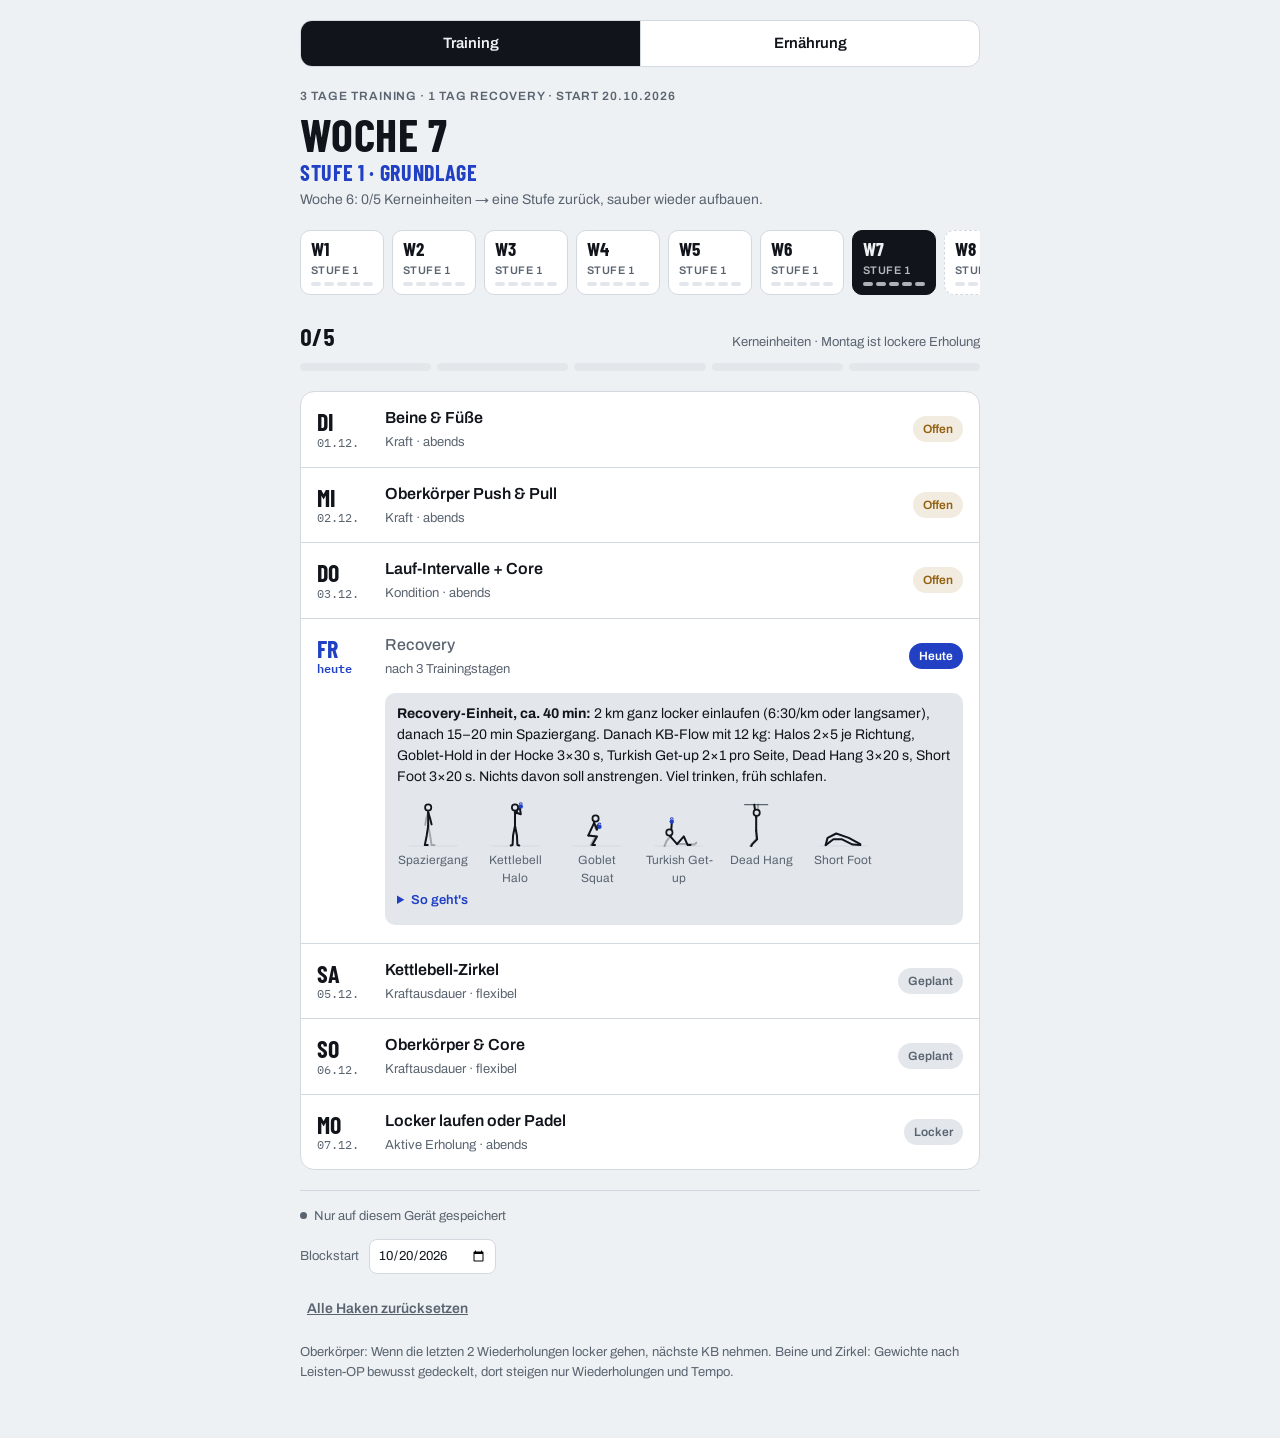
<file: web/training/index.html>
<!doctype html>
<html lang="de">
<head>
<meta charset="utf-8">
<meta name="viewport" content="width=device-width, initial-scale=1, viewport-fit=cover">
<meta name="robots" content="noindex, nofollow, noarchive">
<meta name="referrer" content="no-referrer">
<link rel="icon" href="data:image/svg+xml,%3Csvg xmlns=%22http://www.w3.org/2000/svg%22 viewBox=%220 0 16 16%22%3E%3Crect width=%2216%22 height=%2216%22 rx=%223%22 fill=%22%232140C4%22/%3E%3Crect x=%223%22 y=%227%22 width=%2210%22 height=%222%22 fill=%22white%22/%3E%3Crect x=%222%22 y=%225%22 width=%222%22 height=%226%22 fill=%22white%22/%3E%3Crect x=%2212%22 y=%225%22 width=%222%22 height=%226%22 fill=%22white%22/%3E%3C/svg%3E">
<style>:root{color-scheme:light;padding-top:env(safe-area-inset-top,0px);padding-bottom:env(safe-area-inset-bottom,0px)}body{margin:0;font:14px system-ui,-apple-system,sans-serif}img{max-width:100%}[hidden]{display:none!important}</style>
<title>Fatihs Hybrid-Block</title>
<link rel="preconnect" href="https://fonts.googleapis.com">
<link rel="stylesheet" href="https://fonts.googleapis.com/css2?family=Archivo:wght@400;500;600;700&family=Barlow+Condensed:wght@600;700&family=IBM+Plex+Mono:wght@500;600&display=swap">
<style>
/* Layout: eine Spalte, Wochenleiste oben, Tagesliste als aufklappbare Zeilen */
:root{
  --bg:#EEF1F4; --surface:#FFFFFF; --sunk:#E3E7EC; --ink:#11151B; --muted:#5A6470; --line:#D3D9E0;
  --accent:#2140C4; --accent-soft:rgba(33,64,196,.10); --on-accent:#FFFFFF;
  --done:#1B7A47; --done-soft:rgba(27,122,71,.12); --on-done:#FFFFFF;
  --skip:#B3372C; --skip-soft:rgba(179,55,44,.10);
  --moved:#93600F; --moved-soft:rgba(154,98,14,.13);
  --f-display:"Barlow Condensed","Arial Narrow",Arial,sans-serif;
  --f-body:"Archivo",system-ui,-apple-system,"Segoe UI",sans-serif;
  --f-mono:"IBM Plex Mono",ui-monospace,Menlo,Consolas,monospace;
}
@media (prefers-color-scheme: dark){:root:not([data-theme="light"]){
  --bg:#0E1115; --surface:#161A20; --sunk:#1E232B; --ink:#E7EBF0; --muted:#98A2AE; --line:#2A313A;
  --accent:#8EA2FF; --accent-soft:rgba(142,162,255,.14); --on-accent:#0E1115;
  --done:#53C58A; --done-soft:rgba(83,197,138,.14); --on-done:#0E1115;
  --skip:#F0806F; --skip-soft:rgba(240,128,111,.13);
  --moved:#E5AB52; --moved-soft:rgba(229,171,82,.14); color-scheme:dark}}
:root[data-theme="dark"]{
  --bg:#0E1115; --surface:#161A20; --sunk:#1E232B; --ink:#E7EBF0; --muted:#98A2AE; --line:#2A313A;
  --accent:#8EA2FF; --accent-soft:rgba(142,162,255,.14); --on-accent:#0E1115;
  --done:#53C58A; --done-soft:rgba(83,197,138,.14); --on-done:#0E1115;
  --skip:#F0806F; --skip-soft:rgba(240,128,111,.13);
  --moved:#E5AB52; --moved-soft:rgba(229,171,82,.14); color-scheme:dark}

*{box-sizing:border-box}
body{background:var(--bg);color:var(--ink);font-family:var(--f-body);font-size:15px;line-height:1.5;
  padding-left:max(16px,env(safe-area-inset-left,0px));padding-right:max(16px,env(safe-area-inset-right,0px));padding-block:20px 56px}
.wrap{max-width:680px;margin:0 auto;display:flex;flex-direction:column;gap:20px}
button{font:inherit;color:inherit;cursor:pointer}
button:focus-visible,input:focus-visible{outline:2px solid var(--accent);outline-offset:2px}
.eyebrow{font-size:12px;font-weight:600;letter-spacing:.08em;text-transform:uppercase;color:var(--muted)}
.mono{font-family:var(--f-mono);font-variant-numeric:tabular-nums}

header{display:flex;flex-direction:column;gap:6px}
h1{font-family:var(--f-display);font-weight:700;font-size:46px;line-height:1;margin:0;text-transform:uppercase;letter-spacing:.01em;text-wrap:balance}
h1 .lvl{display:block;font-size:22px;color:var(--accent);letter-spacing:.03em;margin-top:4px}
.reason{color:var(--muted);font-size:14px;margin:0}

.weeks{display:flex;gap:8px;overflow-x:auto;padding-bottom:4px;scrollbar-width:thin}
.wk{flex:0 0 auto;min-width:68px;display:flex;flex-direction:column;gap:4px;padding:8px 10px;border:1px solid var(--line);border-radius:10px;background:var(--surface);text-align:left}
.wk b{font-family:var(--f-display);font-size:19px;line-height:1;letter-spacing:.02em}
.wk span{font-size:11px;color:var(--muted);font-weight:600;letter-spacing:.04em;text-transform:uppercase}
.wk .mini{display:flex;gap:3px}
.wk .mini i{display:block;width:10px;height:4px;border-radius:2px;background:var(--sunk)}
.wk .mini i.d{background:var(--done)} .wk .mini i.x{background:var(--skip)}
.wk[aria-current="true"]{background:var(--ink);border-color:var(--ink);color:var(--bg)}
.wk[aria-current="true"] span{color:var(--bg);opacity:.75}
.wk.proj{border-style:dashed}

.meter{display:flex;flex-direction:column;gap:8px}
.meter-top{display:flex;justify-content:space-between;align-items:baseline;gap:12px}
.meter-top strong{font-family:var(--f-display);font-size:24px;letter-spacing:.02em}
.segs{display:grid;grid-template-columns:repeat(5,1fr);gap:6px}
.segs i{height:8px;border-radius:4px;background:var(--sunk)}
.segs i.d{background:var(--done)} .segs i.x{background:var(--skip)}

.notes{list-style:none;margin:0;padding:14px 16px;background:var(--moved-soft);border-radius:12px;display:flex;flex-direction:column;gap:8px}
.notes li{font-size:14px;display:grid;grid-template-columns:14px 1fr;gap:6px;min-width:0}
.notes li::before{content:"↻";color:var(--moved);font-weight:700}
.notes .h{font-size:12px;font-weight:700;letter-spacing:.08em;text-transform:uppercase;color:var(--moved);grid-template-columns:1fr}
.notes .h::before{content:none}

.days{list-style:none;margin:0;padding:0;background:var(--surface);border:1px solid var(--line);border-radius:14px}
.day+.day{border-top:1px solid var(--line)}
.row{display:grid;grid-template-columns:56px 1fr auto;gap:12px;align-items:center;width:100%;padding:14px 16px;background:none;border:0;text-align:left}
.dcol{display:flex;flex-direction:column;line-height:1.1}
.dname{font-family:var(--f-display);font-size:24px;font-weight:700;text-transform:uppercase}
.ddate{font-size:12px;color:var(--muted)}
.today .dname{color:var(--accent)}
.today .ddate{color:var(--accent);font-weight:600}
.scol{min-width:0}
.stitle{font-weight:600;font-size:16px}
.ssub{font-size:13px;color:var(--muted)}
.rest .stitle{color:var(--muted);font-weight:500}
.chip{font-size:12px;font-weight:600;border-radius:999px;padding:4px 10px;white-space:nowrap;background:var(--sunk);color:var(--muted)}
.chip.done{background:var(--done-soft);color:var(--done)}
.chip.skip{background:var(--skip-soft);color:var(--skip)}
.chip.moved{background:var(--moved-soft);color:var(--moved)}
.chip.today{background:var(--accent);color:var(--on-accent)}
.chip.open{background:var(--moved-soft);color:var(--moved)}
.skipped .stitle{text-decoration:line-through;text-decoration-color:var(--skip)}

.detail{padding:0 16px 18px 84px;display:flex;flex-direction:column;gap:14px}
@media (max-width:520px){.detail{padding-left:16px}}
.block-h{font-size:12px;font-weight:700;letter-spacing:.08em;text-transform:uppercase;color:var(--muted);margin:0 0 4px}
.warm{background:var(--sunk);border-radius:10px;padding:10px 12px;font-size:14px}
.warm summary{cursor:pointer;font-weight:600}
.warm ul{margin:8px 0 2px;padding-left:18px}
.ex{display:grid;grid-template-columns:1fr;gap:12px;padding:12px 0;border-top:1px dashed var(--line)}
.ex.has-fig{grid-template-columns:auto minmax(0,1fr)}
.ex-figs{display:flex;flex-direction:column;gap:6px}
.ex-main{display:grid;grid-template-columns:minmax(0,1fr) auto;gap:4px 14px;min-width:0;align-content:start}
svg.fig{display:block;width:92px;height:83px;background:var(--sunk);border-radius:10px;flex:none}
svg.fig.sm{width:58px;height:52px;border-radius:8px}
@media (max-width:440px){svg.fig{width:76px;height:69px}}
svg.fig .lim{fill:none;stroke:var(--ink);stroke-width:4.2;stroke-linecap:round;stroke-linejoin:round}
svg.fig .far{opacity:.3}
svg.fig .hd{fill:var(--sunk);stroke:var(--ink);stroke-width:3.6}
svg.fig .pr{fill:none;stroke:var(--muted);stroke-width:2.4;stroke-linecap:round}
svg.fig rect.pr{fill:var(--surface);stroke-width:1.6}
svg.fig .gr{stroke:var(--line);stroke-width:2}
svg.fig .kb circle{fill:var(--accent)}
svg.fig .kb path{fill:none;stroke:var(--accent);stroke-width:2.2}
svg.fig .ball{fill:var(--accent-soft);stroke:var(--accent);stroke-width:2}
svg.fig .rk{fill:none;stroke:var(--accent);stroke-width:2}
svg.fig .bd{fill:none;stroke:var(--accent);stroke-width:1.8;stroke-dasharray:3 2}
svg.fig .ghost{opacity:.25}
.how{grid-column:1/-1;font-size:14px}
.how summary{cursor:pointer;color:var(--accent);font-weight:600;font-size:13px;padding:4px 0}
.how ol{margin:4px 0 6px;padding-left:20px;display:flex;flex-direction:column;gap:3px}
.how a{color:var(--accent);font-size:13px;font-weight:600}
.how-b{padding:2px 0 6px}
.figlist{list-style:none;padding-left:0!important;display:flex;flex-direction:column;gap:8px}
.figlist>li{display:grid;grid-template-columns:auto minmax(0,1fr);gap:4px 10px;align-items:center}
.figlist .sf{display:flex;gap:4px}
.figlist .how{grid-column:2}
.figrow{display:flex;flex-wrap:wrap;gap:10px;margin-top:8px}
.figrow figure{margin:0;display:flex;flex-direction:column;align-items:center;gap:4px;font-size:12px;color:var(--muted);width:72px;text-align:center}
.ex:first-of-type{border-top:0}
.ex-name{font-weight:600;min-width:0}
.ex-note{grid-column:1/-1;font-size:13px;color:var(--muted)}
.ex-dose{font-family:var(--f-mono);font-weight:600;text-align:right;font-variant-numeric:tabular-nums}
.ex-meta{grid-column:1/-1;font-size:13px;color:var(--muted);display:flex;flex-wrap:wrap;gap:4px 14px}
.ex-meta b{color:var(--ink);font-weight:600}
.sub{grid-column:1/-1;margin:4px 0 0;padding-left:18px;font-size:14px}
.sub li{padding:2px 0}
.info{font-size:14px;padding:10px 12px;border-radius:10px;background:var(--sunk)}
.info.moved{background:var(--moved-soft)}

.actions{display:flex;flex-wrap:wrap;gap:8px;align-items:center}
.btn{font-weight:600;font-size:14px;padding:11px 16px;border-radius:10px;border:1px solid var(--line);background:var(--surface)}
.btn.done{background:var(--done);border-color:var(--done);color:var(--on-done)}
.btn.skip{color:var(--skip);border-color:var(--skip);background:transparent}
.btn.ghost{border-color:transparent;background:transparent;color:var(--muted);text-decoration:underline;padding-inline:6px}
.feel{display:flex;flex-direction:column;gap:6px}
.seg{display:inline-flex;border:1px solid var(--line);border-radius:10px;overflow:hidden}
.seg button{border:0;background:var(--surface);padding:9px 14px;font-size:14px;font-weight:600}
.seg button+button{border-left:1px solid var(--line)}
.seg button[aria-pressed="true"]{background:var(--ink);color:var(--bg)}
.small{font-size:13px;color:var(--muted)}

.tabs{display:grid;grid-template-columns:1fr 1fr;border:1px solid var(--line);border-radius:12px;overflow:hidden;background:var(--surface)}
.tabs button{border:0;background:transparent;padding:11px 10px;font-weight:600;font-size:15px}
.tabs button+button{border-left:1px solid var(--line)}
.tabs button[aria-selected="true"]{background:var(--ink);color:var(--bg)}
h2{font-family:var(--f-display);font-weight:700;font-size:26px;line-height:1.05;text-transform:uppercase;margin:0;letter-spacing:.02em}
.tiles{display:grid;grid-template-columns:repeat(4,1fr);gap:8px}
@media (max-width:440px){.tiles{grid-template-columns:repeat(2,1fr)}}
.tile{background:var(--surface);border:1px solid var(--line);border-radius:12px;padding:10px 12px;display:flex;flex-direction:column;gap:2px}
.tile b{font-family:var(--f-display);font-size:28px;line-height:1;font-variant-numeric:tabular-nums}
.tile span{font-size:12px;color:var(--muted);font-weight:600;letter-spacing:.04em;text-transform:uppercase}
.meals{list-style:none;margin:0;padding:0;background:var(--surface);border:1px solid var(--line);border-radius:14px}
.meal{display:grid;grid-template-columns:66px 1fr;gap:12px;padding:14px 16px}
.meal+.meal{border-top:1px solid var(--line)}
.mtime{font-family:var(--f-mono);font-weight:600;font-size:14px;padding-top:2px}
.mbody{min-width:0;display:flex;flex-direction:column;gap:4px}
.mname{font-weight:600;font-size:16px}
.mbody ul{margin:0;padding-left:18px;font-size:14px}
.mmacro{font-family:var(--f-mono);font-size:12px;color:var(--muted);font-variant-numeric:tabular-nums}
.card{background:var(--surface);border:1px solid var(--line);border-radius:14px;padding:14px 16px;display:flex;flex-direction:column;gap:10px}
.nut{display:flex;flex-direction:column;gap:0}
.nut div{display:grid;gap:2px;padding:10px 0;border-top:1px dashed var(--line)}
.nut div:first-child{border-top:0;padding-top:0}
.nut b{font-weight:600}
.nut span{font-size:14px;color:var(--muted)}
.plain{margin:0;padding-left:18px;display:flex;flex-direction:column;gap:6px;font-size:14px}
.shop-g{display:flex;flex-direction:column}
.shop-g h3{font-size:12px;font-weight:700;letter-spacing:.08em;text-transform:uppercase;color:var(--muted);margin:10px 0 2px}
.item{display:grid;grid-template-columns:22px 1fr auto;gap:10px;align-items:center;padding:9px 0;border-top:1px dashed var(--line);cursor:pointer;font-size:15px}
.item input{width:18px;height:18px;accent-color:var(--done);margin:0}
.item em{font-style:normal;font-family:var(--f-mono);font-size:13px;color:var(--muted)}
.item.got span{text-decoration:line-through;color:var(--muted)}
.section{display:flex;flex-direction:column;gap:10px}
footer{display:flex;flex-direction:column;gap:12px;font-size:13px;color:var(--muted);border-top:1px solid var(--line);padding-top:16px}
footer label{display:flex;gap:10px;align-items:center;flex-wrap:wrap}
footer input{font:inherit;color:var(--ink);background:var(--surface);border:1px solid var(--line);border-radius:8px;padding:6px 8px}
.sync::before{content:"";display:inline-block;width:7px;height:7px;border-radius:50%;background:var(--muted);margin-right:7px;vertical-align:1px}
.sync.on::before{background:var(--done)}
.confirm{display:flex;gap:8px;align-items:center;flex-wrap:wrap}
@media (prefers-reduced-motion:no-preference){.detail{animation:in .18s ease-out}@keyframes in{from{opacity:.4;transform:translateY(-3px)}to{opacity:1;transform:none}}}
</style>

</head>
<body>
<div class="wrap" id="app">
  <header>
    <span class="eyebrow">Hybrid-Block · 3 Tage Training, 1 Tag Recovery</span>
    <h1>Woche 1<span class="lvl">Stufe 1 · Grundlage</span></h1>
    <p class="reason">Plan wird geladen …</p>
  </header>
</div>

<script>
const START_DEFAULT = "2026-10-20";
const DAYS = ["Mo","Di","Mi","Do","Fr","Sa","So"];
const DAYL = ["Montag","Dienstag","Mittwoch","Donnerstag","Freitag","Samstag","Sonntag"];
const BASE = ["A","B","C",null,"D","F","E"];
const ORDER = ["A","B","C","D","F","E"];
const CORE = ["A","B","C","D","F"];
const LEVELNAME = {1:"Grundlage",2:"Volumen",3:"Mehr Last",4:"Volumen +",5:"Peak",6:"Deload"};

const MOBILITY = [
  ["World's Greatest Stretch · 3/Seite, sanft, nicht tief in die Leiste drücken","wgs"],
  ["90/90-Hüftwechsel · 8","hip9090"],
  ["Knie zur Wand (Sprunggelenk) · 10/Seite","kneewall"],
  ["Short Foot (Fußgewölbe hochziehen) · 3×10 s","shortfoot"],
  ["Cat-Cow · 8","catcow"],
  ["Band Pull-Aparts · 15 (ohne Band: Armkreisen)","pullapart"]
];

const SESS = {
  A:{name:"Beine & Füße", tag:"Kraft", groups:["legs"], prio:1, warm:true, ex:[
    {n:"Goblet Squat", fig:"goblet", d:["3×10","3×12","4×10","4×12","4×12 (3 s runter)","2×10"], w:["16 kg","16 kg","16–20 kg","20 kg","20 kg","12 kg"], p:"90 s", note:"Maximal 20 kg. Fortschritt über Wiederholungen und Tempo, nicht über Gewicht."},
    {n:"Einbeiniges RDL", fig:"rdl", d:["3×8/S","3×10/S","3×10/S","4×10/S","4×10/S","2×8/S"], w:["12 kg","12 kg","16 kg","16 kg","16–20 kg","12 kg"], p:"75 s", note:"KB in der Gegenhand. Fußgewölbe aktiv halten, Hüfte bleibt gerade."},
    {n:"Step-ups (Kniehöhe)", fig:"stepup", d:["3×8/S","3×10/S","3×12/S","4×10/S","4×12/S","2×8/S"], w:["Körpergewicht","Körpergewicht","2×8 kg","2×8 kg","2×12 kg","Körpergewicht"], p:"60 s", note:"Ersetzt den Bulgarian Split Squat: weniger Dehnung und Zug in der Leiste."},
    {n:"Glute Bridge einbeinig", fig:"bridge", d:["3×10/S","3×12/S","3×12/S","3×15/S","3×15/S","2×10/S"], w:"Körpergewicht", p:"45 s", note:"Starkes Gesäß entlastet Leiste, Knie und Laufstil."},
    {n:"KB Swing", fig:"swing", d:["5×12","5×15","6×15","6×15","8×12","4×10"], w:["16 kg","16 kg","20 kg","20 kg","20 kg","16 kg"], p:"60 s", note:"Oben kräftig ausatmen, Luft nie anhalten. Kein 24er in diesem Block."},
    {n:"Suitcase Carry", fig:"carry", d:["3×30 m/S","3×40 m/S","3×40 m/S","4×40 m/S","4×40 m/S","2×30 m/S"], w:["16 kg","16 kg","20 kg","20 kg","20 kg","12 kg"], p:"60 s", note:"Aufrecht gehen, nicht zur Seite kippen, ruhig weiteratmen."},
    {n:"Klimmzüge locker", fig:"pullup", d:["3×3","3×3","3×4","3×4","3×5","2×2"], w:"etwa halbes Maximum", p:"60 s", note:"Technik-Sätze, nie bis zum Versagen. Die schweren Klimmzüge kommen Di und Sa."},
    {n:"Liegestütz locker", fig:"pushup", d:["2×10","2×12","2×12","2×15","2×15","2×8"], w:"Körpergewicht", p:"45 s"},
    {n:"Fuß-Block: Wadenheben einbeinig + Short Foot", fig:["calf", "shortfoot"], d:["3×10/S + 3×20 s","3×12/S + 3×20 s","3×12/S + 3×30 s","3×15/S + 3×30 s","3×15/S + 3×30 s","2×10/S"], w:"Körpergewicht", p:"45 s", note:"3 s absenken. Wichtigste Übung gegen Plattfuß-Beschwerden beim Laufen."}
  ]},
  B:{name:"Oberkörper Push & Pull", tag:"Kraft", groups:["upper"], prio:1, warm:true, ex:[
    {n:"KB Military Press einarmig", fig:"press", d:["3×6/S","3×8/S","4×6/S","4×8/S","5×6/S","2×6/S"], w:["16 kg","16 kg","16–20 kg","20 kg","20 kg","12–16 kg"], p:"90 s", note:"Po und Bauch fest, kein Hohlkreuz."},
    {n:"Klimmzüge", fig:"pullup", d:["3×5","3×6","4×6","4×7","5×6","2×5"], w:["KG oder Band","KG","KG","KG","KG, +4 kg wenn sauber","KG"], p:"2 min", note:"Unter 5 saubere Wiederholungen: Band oder Latzug 3×10."},
    {n:"Dips am Barren", fig:"dips", d:["3×6","3×8","4×6","4×8","4×10","2×5"], w:["KG oder Band","KG","KG","KG","KG","KG"], p:"90 s", note:"Nur bis der Oberarm parallel zum Boden ist. Zwickt die Schulter vorne: Bank-Dips nehmen."},
    {n:"Einarmiges KB-Rudern", fig:"row", d:["3×10/S","3×12/S","4×10/S","4×12/S","4×12/S","2×10/S"], w:["24 kg","24 kg","28 kg","28 kg","32 kg","20 kg"], p:"60 s"},
    {n:"KB Halo", fig:"halo", d:["2×8 je Richtung","2×8 je Richtung","3×8 je Richtung","3×8 je Richtung","3×10 je Richtung","2×6 je Richtung"], w:["12 kg","12 kg","12–16 kg","16 kg","16 kg","8–12 kg"], p:"45 s", note:"Schulter-Mobility unter Last, langsam."},
    {n:"Dead Bug + Plank Shoulder Taps", fig:["deadbug", "taps"], d:["3×10/S + 3×20","3×12/S + 3×24","3×12/S + 3×30","3×14/S + 3×30","3×15/S + 3×36","2×8/S + 2×20"], w:"Körpergewicht", p:"45 s"}
  ]},
  C:{name:"Lauf-Intervalle + Core", tag:"Kondition", groups:["run"], prio:2, warm:true, ex:[
    {n:"Intervalle", fig:"run", d:["5×400 m","6×400 m","4×800 m","5×800 m","4×1000 m","4×400 m"], w:["@ 4:30/km","@ 4:30/km","@ 4:40/km","@ 4:40/km","@ 4:40/km","@ 5:00/km"], p:["90 s Trab","90 s Trab","2 min Trab","2 min Trab","2:30 min Trab","2 min Trab"], note:"Stabilschuh, ebener Untergrund. Die letzte Wiederholung muss so schnell sein wie die erste."},
    {n:"Kraft-Zirkel leicht", subfig:["tgu","pullup","pushup","pallof","sideplank"], d:["3 Runden","3 Runden","3 Runden","3 Runden","3 Runden","2 Runden"], w:"nach den Intervallen", p:"60 s zwischen Runden", note:"Get-up langsam, Blick zur Kugel, ruhig atmen. Klimmzüge und Liegestütz bleiben locker.", sub:[
      ["Turkish Get-up 1/Seite · 12 kg","Turkish Get-up 1/Seite · 12 kg","Turkish Get-up 1/Seite · 16 kg","Turkish Get-up 1/Seite · 16 kg","Turkish Get-up 2/Seite · 16 kg","Turkish Get-up 1/Seite · 12 kg"],
      ["3 Klimmzüge, locker","3 Klimmzüge, locker","4 Klimmzüge, locker","4 Klimmzüge, locker","5 Klimmzüge, locker","2 Klimmzüge"],
      ["10 Liegestütz","12 Liegestütz","12 Liegestütz","15 Liegestütz","15 Liegestütz","8 Liegestütz"],
      ["Pallof Press 8/Seite (Band)","Pallof Press 10/Seite (Band)","Pallof Press 10/Seite (Band)","Pallof Press 12/Seite (Band)","Pallof Press 12/Seite (Band)","Pallof Press 8/Seite (Band)"],
      ["Seitstütz 30 s/Seite","Seitstütz 30 s/Seite","Seitstütz 40 s/Seite","Seitstütz 40 s/Seite","Seitstütz 45 s/Seite","Seitstütz 30 s/Seite"],
    ]},
    {n:"Tibialis Raises an der Wand", fig:"tibialis", d:["2×15","2×20","3×15","3×20","3×20","2×12"], w:"Körpergewicht", p:"30 s", note:"Schützt Schienbein und Sprunggelenk bei mehr Laufvolumen."}
  ]},
  D:{name:"Kettlebell-Zirkel", tag:"Kraftausdauer", groups:["legs"], prio:2, warm:true, ex:[
    {n:"Zirkel auf Zeit", subfig:["swing","goblet","bentrow","press","lunge","pushup","halo","deadhang"], d:["3 Runden","3 Runden","4 Runden","4 Runden","4 Runden","2 Runden"], w:"alles an einem Platz", p:["2 min zwischen Runden","2 min zwischen Runden","2 min zwischen Runden","90 s zwischen Runden","90 s zwischen Runden","2 min zwischen Runden"], note:"Übungen direkt hintereinander, Zeit pro Runde stoppen und notieren. Erst wenn alle Runden sauber laufen, schneller werden. Technik vor Tempo.", sub:[
      ["10 Swings · 16 kg","10 Swings · 16 kg","10 Swings · 20 kg","10 Swings · 20 kg","10 Swings · 20 kg","10 Swings · 16 kg"],
      ["10 Goblet Squats · 16 kg","10 Goblet Squats · 16 kg","10 Goblet Squats · 16 kg","10 Goblet Squats · 20 kg","10 Goblet Squats · 20 kg","10 Goblet Squats · 12 kg"],
      ["10 Rudern vorgebeugt (5/Seite) · 16 kg","10 Rudern vorgebeugt (5/Seite) · 16 kg","10 Rudern vorgebeugt (5/Seite) · 20 kg","10 Rudern vorgebeugt (5/Seite) · 20 kg","10 Rudern vorgebeugt (5/Seite) · 24 kg","10 Rudern vorgebeugt (5/Seite) · 16 kg"],
      ["10 Press einarmig (5/Seite) · 12 kg","10 Press einarmig (5/Seite) · 12 kg","10 Press einarmig (5/Seite) · 16 kg","10 Press einarmig (5/Seite) · 16 kg","10 Press einarmig (5/Seite) · 16 kg","10 Press einarmig (5/Seite) · 12 kg"],
      ["10 Reverse Lunges (5/Seite) · Körpergewicht","10 Reverse Lunges (5/Seite) · Körpergewicht","10 Reverse Lunges (5/Seite) · 12 kg vor der Brust","10 Reverse Lunges (5/Seite) · 12 kg vor der Brust","10 Reverse Lunges (5/Seite) · 12 kg vor der Brust","10 Reverse Lunges (5/Seite) · Körpergewicht"],
      ["10 Liegestütz","10 Liegestütz","10 Liegestütz","10 Liegestütz, 3 s runter","10 Liegestütz, 3 s runter","10 Liegestütz"],
      ["10 Halos (5 je Richtung) · 12 kg","10 Halos (5 je Richtung) · 12 kg","10 Halos (5 je Richtung) · 12 kg","10 Halos (5 je Richtung) · 16 kg","10 Halos (5 je Richtung) · 16 kg","10 Halos (5 je Richtung) · 8–12 kg"],
      ["20 s Dead Hang an der Klimmzugstange","20 s Dead Hang","30 s Dead Hang","30 s Dead Hang","30 s Dead Hang","15 s Dead Hang"]
    ]}
  ]},
  F:{name:"Oberkörper & Core", tag:"Kraftausdauer", groups:["upper"], prio:2, warm:true, ex:[
    {n:"KB Floor Press einarmig", fig:"floorpress", d:["3×10/S","3×12/S","4×10/S","4×12/S","4×12/S","2×10/S"], w:["16 kg","16 kg","20 kg","20 kg","20 kg","12–16 kg"], p:"60 s", note:"Im Liegen. Schulter bleibt am Boden, ruhig ausatmen beim Drücken."},
    {n:"Chin-ups (Untergriff)", fig:"chinup", d:["3×5","3×6","4×6","4×7","4×8","2×5"], w:["KG oder Band","KG","KG","KG","KG","KG"], p:"90 s", note:"Alternativ Australian Pull-ups an Ringen oder Stange: 3×12."},
    {n:"Rudern brustgestützt (Schrägbank)", fig:"chestrow", d:["3×12","3×12","3×15","4×12","4×15","2×10"], w:["2×12 kg","2×16 kg","2×16 kg","2×16 kg","2×20 kg","2×12 kg"], p:"60 s", note:"Brust liegt auf, der Rumpf muss nichts halten. Schont die Leiste."},
    {n:"Liegestütz schwer", fig:"pushup", d:["3×12","3×15","4×12","4×12","4× max − 2","2×10"], w:["Füße erhöht","Füße erhöht","Füße erhöht","Füße erhöht, 3 s runter","Füße erhöht","Boden"], p:"60 s", note:"Dips waren am Dienstag. Hier drückst du ohne Schulterstress."},
    {n:"Seitstütz + Dead Bug", fig:["sideplank", "deadbug"], d:["3×20 s/S + 3×8/S","3×25 s/S + 3×10/S","3×30 s/S + 3×10/S","3×30 s/S + 3×12/S","3×35 s/S + 3×12/S","2×20 s/S + 2×8/S"], w:"Körpergewicht", p:"45 s"},
    {n:"SkiErg oder Rudergerät", fig:["skierg", "rower"], d:["6×250 m","6×250 m","8×250 m","8×250 m","10×250 m","4×250 m"], w:"zügig, nicht maximal", p:"45 s", note:"SkiErg bevorzugen, wenn vorhanden: Kondition ohne Beinbelastung."}
  ]},
  E:{name:"Locker laufen oder Padel", tag:"Aktive Erholung", groups:[], prio:3, warm:true, ex:[
    {n:"Lockerer Dauerlauf", fig:"run", d:["5 km","6 km","6 km","7 km","7 km","4 km"], w:"5:45–6:15/km", p:"—", note:"Du musst dich dabei unterhalten können."},
    {n:"oder Padel", fig:"padel", d:["60–90 min","60–90 min","60–90 min","60–90 min","60–90 min","60 min"], w:"danach 10 min Mobility", p:"—"},
    {n:"oder Pause", fig:"walk", d:["—","—","—","—","—","—"], w:"Spaziergang", p:"—", note:"Bei Müdigkeit ist das die richtige Wahl."},
    {n:"Danach immer: KB-Flow", fig:"halo", d:["10 min","10 min","10 min","10 min","10 min","10 min"], w:"12 kg", p:"—", note:"Halos 2×5 je Richtung, Goblet-Hold in der Hocke 2×30 s, 1 Turkish Get-up pro Seite, 2×10 Liegestütz. Alles locker."}
  ]}
};

const REWE_STOP = [
  ["2 Roggen-Vollkornbrötchen","Backstation"],
  ["Harzer Käse, 1 Rolle (ca. 100 g)","Kühlregal beim Käse. Riecht – erst beim Essen aufmachen"],
  ["Geröstete Edamame, ca. 50 g","Snack- oder Nussregal. Eine Tüte reicht meist für 2–3 Tage"],
  ["Snack-Karotten","isst du aus der Hand"],
  ["1 Apfel",""],
  ["Zum Tauschen","statt Edamame: 50 g Parmigiano-Stücke oder 1 Protein-Riegel ohne Gelatine"]
];
const FOOD = {
  train: { label:"Trainingstag", kcal:"2500", p:"180", c:"300", f:"60", meals:[
    {t:"bis 12", n:"Morgens", items:["Wasser und Kaffee, kein Essen","Bis Mittag rund 1 Liter trinken"], m:"—", note:"6 Stunden ohne Essen sind bei Training am Abend kein Problem."},
    {t:"12:00", n:"Mahlzeit bei der Arbeit (REWE)", items:["2 Roggen-Vollkornbrötchen","100 g Harzer Käse","50 g geröstete Edamame","Snack-Karotten, 1 Apfel","20 g Walnüsse (Tüte bleibt im Spind)"], m:"875 kcal · P 61 · KH 104 · F 24", note:"Alles essfertig, ohne Besteck, ohne Fleisch."},
    {t:"15:45", n:"Warm essen zuhause", items:["80 g Vollkornreis (roh gewogen)","150 g Hähnchenbrust (halal) aus der Pfanne","200 g Brokkoli","1 TL Olivenöl, 15 g Parmesan"], m:"620 kcal · P 52 · KH 65 · F 13", note:"Wenig Fett, damit es bis zum Training verdaut ist."},
    {t:"−60 min", n:"Vor dem Training", items:["250 g Skyr","40 g Haferflocken","1 Banane, 1 TL Honig"], m:"445 kcal · P 32 · KH 67 · F 3"},
    {t:"danach", n:"Nach dem Training", items:["400 g Pellkartoffeln oder Ofenkartoffeln","200 g Tofu natur, in Würfeln angebraten – im Wechsel mit 180 g Pute oder magerem Rindersteak (halal)","Gurke, Radieschen, Babyspinat mit 1 TL Leinöl"], m:"565 kcal · P 36 · KH 67 · F 19 (mit Pute: P 50 · F 7)", note:"Abwechseln: zum Beispiel Tofu an 3 Abenden, Fleisch an 2. Tofu mit Sojasoße, Knoblauch und Paprikapulver anbraten."}
  ]},
  rest: { label:"Ruhetag", kcal:"2250", p:"165", c:"230", f:"72", meals:[
    {t:"bis 12", n:"Morgens", items:["Wasser und Kaffee, kein Essen"], m:"—"},
    {t:"12:00", n:"Mahlzeit bei der Arbeit (REWE)", items:["2 Roggen-Vollkornbrötchen","100 g Harzer Käse","50 g geröstete Edamame","Snack-Karotten, 1 Apfel","20 g Walnüsse"], m:"875 kcal · P 61 · KH 104 · F 24"},
    {t:"15:45", n:"Warm essen zuhause", items:["150 g Lachs aus dem Ofen","60 g Quinoa (roh gewogen)","Babyspinat und Paprika","15 g Parmesan"], m:"630 kcal · P 43 · KH 44 · F 28", note:"Lachs an beiden Ruhetagen deckt dein Omega-3 der Woche."},
    {t:"18:00", n:"Snack", items:["250 g Skyr","150 g Beeren (TK geht)"], m:"220 kcal · P 28 · KH 26 · F 1"},
    {t:"19:30", n:"Abendessen", items:["Ofengemüse: 200 g Süßkartoffel, 1 Zucchini, 1 Paprika","200 g Tofu natur oder 180 g Pute (halal) mit aufs Blech","1 TL Leinöl darüber"], m:"515 kcal · P 34 · KH 54 · F 19", note:"An Tagen mit lockerem Lauf: zusätzlich 1 Banane vorher."}
  ]}
};
const NUTRIENTS = [
  ["Protein, Calcium, Vitamin B12","Harzer, Skyr, Parmesan, Edamame, Hähnchen, Pute, Lachs. Tofu liefert zusätzlich Calcium. Muskelreparatur und Knochen."],
  ["Omega-3 (EPA/DHA)","Lachs an beiden Ruhetagen, dazu täglich ALA aus Leinöl und Walnüssen. Bremst Entzündungen, hilft der Regeneration."],
  ["Eisen","Hähnchen, Rind, Tofu, Haferflocken, Vollkornbrötchen, Spinat. Paprika und Brokkoli im selben Essen verbessern die Aufnahme. Wichtig für den Sauerstofftransport beim Laufen."],
  ["Magnesium und Kalium","Haferflocken, Vollkorn, Walnüsse, Quinoa, Banane, Kartoffeln. Muskelfunktion, weniger Krämpfe."],
  ["Zink und Selen","Hähnchen, Tofu, Käse, Lachs, Haferflocken, Walnüsse. Stützen das Immunsystem bei hohem Trainingsvolumen."],
  ["Vitamin C, Folat, Vitamin K","Paprika, Brokkoli, Spinat, Beeren, Apfel."],
  ["Jod","Jodsalz, Lachs, Milchprodukte."],
  ["Vitamin D","Über Essen kaum zu schaffen (nur Lachs hilft etwas). Von Oktober bis März in Berlin den Spiegel beim Hausarzt messen lassen und danach entscheiden, ob du ergänzt."],
  ["Ballaststoffe, rund 40 g","Vollkornbrötchen, Hafer, Gemüse, Obst, Kartoffeln mit Schale. Nach der Leisten-OP besonders wichtig: weicher Stuhlgang heißt kein Pressen. Funktioniert nur zusammen mit genug Wasser."]
];
const HYDRATION = [
  "Grundbedarf rund 3 Liter am Tag (35 ml pro kg).",
  "Pro Trainingsstunde 0,5 bis 0,75 Liter zusätzlich.",
  "Lauftage (Intervalle, lockerer Lauf): in der ersten Stunde danach 500 ml Wasser mit einer Prise Salz (etwa 1 g) oder Kokoswasser mit einer Prise Salz.",
  "Harzer, Parmesan und Sojasoße sind salzig. An Trainingstagen passt das, an Ruhetagen nicht extra nachsalzen.",
  "Ab 21:30 höchstens noch 0,5 Liter, sonst musst du nachts raus.",
  "Hellgelber Urin heißt: passt."
];
const SHOP = [
  ["Eiweiß und Milch", [["skyr","Skyr natur","2,5 kg"],["parmesan","Parmigiano am Stück","150 g"],["haehnchen","Hähnchenbrust, halal (Fleischer)","750 g"],["tofu","Tofu natur","5 × 200 g"],["pute","Pute oder mageres Rindersteak, halal","550 g"],["lachs","Lachsfilet (TK geht)","2 × 150 g"]]],
  ["Kohlenhydrate", [["hafer","Haferflocken","500 g"],["reis","Vollkornreis","1 kg"],["quinoa","Quinoa","500 g"],["kartoffeln","Kartoffeln, festkochend","2 kg"],["suesskartoffel","Süßkartoffeln","400 g"],["honig","Honig","1 Glas"]]],
  ["Obst und Gemüse", [["bananen","Bananen","6 Stück"],["beeren","Beeren, TK","300 g"],["brokkoli","Brokkoli (TK geht)","1 kg"],["paprika","Paprika","4 Stück"],["spinat","Babyspinat","300 g"],["gurke","Gurken","3 Stück"],["radieschen","Radieschen","2 Bund"],["zucchini","Zucchini","2 Stück"],["knoblauch","Knoblauch","1 Knolle"]]],
  ["Fette und Sonstiges", [["walnuesse","Walnüsse","200 g"],["leinoel","Leinöl (im Kühlschrank lagern)","250 ml"],["olivenoel","Olivenöl","falls leer"],["sojasosse","Sojasoße","falls leer"],["salz","Jodsalz","falls leer"],["kokoswasser","Kokoswasser","1 Liter"]]]
];

/* ---------- Übungsfiguren (Seitenansicht, Blick nach rechts) ---------- */
const ST = {H:[50,14],N:[50,24],P:[50,52],E1:[51,38],W1:[52,51],K1:[51,72],A1:[50,92]};
const FRONT = {H:[60,14],N:[60,24],P:[60,52],K1:[64,72],A1:[65,92],T1:[69,93],K2:[56,72],A2:[55,92],T2:[51,93]};
const PUSH_UP = {H:[78,65],N:[70,70],P:[44,81],E1:[70,82],W1:[70,94],E2:[68,82],W2:[68,94],K1:[29,86],A1:[14,91],T1:[9,94],K2:[29,86],A2:[14,91],T2:[9,94]};
const PUSH_DN = {H:[76,82],N:[68,86],P:[43,89],E1:[58,79],W1:[70,94],E2:[56,79],W2:[68,94],K1:[28,91],A1:[14,92],T1:[9,94],K2:[28,91],A2:[14,92],T2:[9,94]};
const HANG = {H:[51,27],N:[50,36],P:[50,64],E1:[48,22],W1:[46,8],E2:[53,22],W2:[54,8],K1:[52,82],A1:[42,92],T1:[40,96],K2:[50,82],A2:[40,92],T2:[38,96]};
const BAR = [{t:"line",p:[26,8,74,8]}];
const GOB_DN = {H:[57,37],N:[54,46],P:[42,72],E1:[60,60],W1:[62,51],E2:[58,60],W2:[60,51],K1:[60,74],A1:[50,92],K2:[57,74],A2:[47,92]};
const BACK = {H:[22,88],N:[30,90],P:[56,90]};

const FIG = {
  goblet:{label:"Goblet Squat", q:"Goblet Squat Kettlebell richtig", frames:[
    {...ST,E1:[55,38],W1:[58,30],E2:[53,38],W2:[56,30],kb:[61,32]},
    {...GOB_DN,kb:[65,53]}],
    cues:["Kugel vor der Brust halten, Ellbogen zeigen nach unten","Hüfte nach hinten-unten setzen, Brust bleibt aufrecht","Knie schieben nach außen über die Zehen, Fersen bleiben am Boden"]},
  rdl:{label:"Einbeiniges RDL", q:"single leg romanian deadlift kettlebell", frames:[
    {...ST,E1:[50,38],W1:[50,51],kb:[50,58],K2:[48,72],A2:[47,92]},
    {H:[82,44],N:[74,46],P:[48,52],E1:[74,58],W1:[74,70],kb:[74,77],E2:[70,58],W2:[70,68],K1:[50,72],A1:[50,92],K2:[30,54],A2:[12,56],T2:[12,62]}],
    cues:["Auf einem Bein stehen, Knie leicht gebeugt, Kugel in der Gegenhand","Oberkörper kippt nach vorne, freies Bein geht gerade nach hinten – wie eine Wippe","Rücken gerade, Hüfte zeigt zum Boden, nicht aufdrehen"]},
  stepup:{label:"Step-up", q:"step ups richtig ausführen", props:[{t:"rect",p:[56,80,34,14]}], frames:[
    {H:[48,14],N:[48,24],P:[46,52],E1:[49,38],W1:[50,50],E2:[47,38],W2:[46,50],K1:[64,62],A1:[66,80],K2:[46,72],A2:[46,92]},
    {H:[65,2],N:[65,12],P:[65,40],E1:[66,26],W1:[67,38],E2:[63,26],W2:[62,38],K1:[66,60],A1:[66,80],K2:[80,48],A2:[76,66]}],
    cues:["Ganzen Fuß auf die Box stellen (Kniehöhe)","Über die Ferse hochdrücken, das untere Bein hilft nicht mit","Langsam und kontrolliert wieder runter"]},
  bridge:{label:"Glute Bridge einbeinig", q:"single leg glute bridge", frames:[
    {...BACK,P:[52,90],E1:[40,92],W1:[50,93],E2:[40,92],W2:[50,93],K1:[66,72],A1:[74,92],K2:[70,82],A2:[88,74],T2:[91,69]},
    {H:[22,88],N:[30,88],P:[52,74],E1:[40,92],W1:[50,93],E2:[40,92],W2:[50,93],K1:[68,70],A1:[74,92],K2:[70,68],A2:[88,62],T2:[91,57]}],
    cues:["Rückenlage, ein Fuß aufgestellt, anderes Bein gestreckt","Über die Ferse das Becken hochdrücken, bis Knie, Hüfte und Schulter eine Linie bilden","Oben Po fest anspannen, 1 Sekunde halten"]},
  swing:{label:"Kettlebell Swing", q:"kettlebell swing russian technik", frames:[
    {H:[71,35],N:[64,40],P:[42,54],E1:[58,52],W1:[52,63],E2:[56,52],W2:[50,63],kb:[47,69],K1:[52,72],A1:[50,92],K2:[49,72],A2:[47,92]},
    {...ST,E1:[64,26],W1:[78,28],E2:[63,27],W2:[77,29],kb:[84,31]}],
    cues:["Kugel zwischen den Beinen nach hinten schwingen, Rücken gerade","Hüfte explosiv nach vorne schieben – die Kraft kommt aus Po und Beinen","Arme sind nur Seile, Kugel schwebt bis Brusthöhe. Oben ausatmen"]},
  carry:{label:"Suitcase Carry", q:"suitcase carry kettlebell", frames:[
    {...ST,E1:[50,38],W1:[50,51],kb:[50,58],E2:[44,37],W2:[40,47],K1:[56,72],A1:[60,92],K2:[46,72],A2:[40,92]},
    {...ST,E1:[50,38],W1:[50,51],kb:[50,58],E2:[44,37],W2:[40,47],K1:[46,72],A1:[40,92],K2:[56,72],A2:[60,92]}],
    cues:["Kugel in einer Hand neben dem Körper","Aufrecht gehen, Schultern bleiben gerade – nicht zur Kugel kippen","Kleine, ruhige Schritte, normal weiteratmen"]},
  farmer:{label:"Farmers Carry", q:"farmers carry kettlebell", frames:[
    {...ST,E1:[50,38],W1:[50,51],kb:[50,58],E2:[48,38],W2:[47,51],kb2:[46,58],K1:[56,72],A1:[60,92],K2:[46,72],A2:[40,92]},
    {...ST,E1:[50,38],W1:[50,51],kb:[50,58],E2:[48,38],W2:[47,51],kb2:[46,58],K1:[46,72],A1:[40,92],K2:[56,72],A2:[60,92]}],
    cues:["In jeder Hand eine Kugel","Brust raus, Schultern weg von den Ohren","Zügig gehen, Bauch fest"]},
  pullup:{label:"Klimmzug", q:"klimmzüge richtig lernen", ground:false, props:BAR, frames:[
    HANG,
    {H:[51,3],N:[50,14],P:[49,42],E1:[57,22],W1:[47,8],E2:[55,23],W2:[54,8],K1:[51,60],A1:[42,72],T1:[40,76],K2:[49,60],A2:[40,72],T2:[38,76]}],
    cues:["Obergriff etwas breiter als schulterbreit, ganz hängen","Schulterblätter nach unten ziehen, dann Brust zur Stange","Kinn über die Stange, langsam wieder ganz runter"]},
  deadhang:{label:"Dead Hang", q:"dead hang richtig", ground:false, props:BAR, frames:[
    HANG, {...HANG,N:[50,34],H:[51,25],P:[50,62],K1:[52,80],A1:[42,90],T1:[40,94],K2:[50,80],A2:[40,90],T2:[38,94]}],
    cues:["Stange greifen, Arme gestreckt","Schultern aktiv: leicht nach unten ziehen, nicht passiv in den Gelenken hängen","Ruhig atmen, Beine locker"]},
  pushup:{label:"Liegestütz", q:"liegestütze richtig ausführen", frames:[PUSH_UP, PUSH_DN],
    cues:["Hände unter den Schultern, Körper wie ein Brett","Brust bis kurz über den Boden senken, Ellbogen etwa 45° nach hinten","Bauch und Po fest, kein Hohlkreuz"]},
  calf:{label:"Wadenheben einbeinig", q:"einbeiniges wadenheben treppe", props:[{t:"rect",p:[38,88,26,6]},{t:"line",p:[74,-8,74,94]}], frames:[
    {H:[50,8],N:[50,18],P:[50,46],E1:[62,26],W1:[73,30],E2:[52,32],W2:[54,44],K1:[50,68],A1:[48,90],T1:[55,88],K2:[48,68],A2:[40,80],T2:[37,85]},
    {H:[50,2],N:[50,12],P:[50,40],E1:[62,22],W1:[73,26],E2:[52,26],W2:[54,38],K1:[51,60],A1:[52,80],T1:[57,88],K2:[48,60],A2:[40,72],T2:[37,77]}],
    cues:["Auf einem Fuß auf der Stufenkante, Ferse hängt frei, Hand an der Wand","Ganz hoch auf den Ballen drücken","3 Sekunden langsam absenken, bis die Wade dehnt"]},
  bentrow:{label:"Rudern vorgebeugt", q:"kettlebell row bent over einarmig", frames:[
    {H:[76,38],N:[68,42],P:[44,54],E1:[68,55],W1:[68,68],kb:[68,74],E2:[64,52],W2:[60,64],K1:[54,72],A1:[52,92],K2:[50,72],A2:[46,92]},
    {H:[76,38],N:[68,42],P:[44,54],E1:[56,40],W1:[63,51],kb:[63,57],E2:[64,52],W2:[60,64],K1:[54,72],A1:[52,92],K2:[50,72],A2:[46,92]}],
    cues:["Hüfte nach hinten, Oberkörper vorgebeugt, freie Hand auf dem Oberschenkel","Kugel Richtung Hüfte ziehen, Ellbogen eng am Körper","Rücken bleibt gerade, langsam ablassen"]},
  shortfoot:{label:"Short Foot", q:"short foot übung plattfuß", nob:true, frames:[
    {poly:[[[24,92],[40,88],[58,90],[80,92],[96,92]],[[24,92],[28,80],[46,72],[72,80],[96,90]]]},
    {poly:[[[24,92],[40,80],[58,80],[80,91],[96,92]],[[24,92],[28,77],[46,68],[72,77],[96,90]]]}],
    cues:["Barfuß stehen, Zehen bleiben lang und entspannt","Großzehenballen Richtung Ferse ziehen – das Fußgewölbe hebt sich","Halten, ohne die Zehen zu krallen"]},
  press:{label:"Kettlebell Press einarmig", q:"kettlebell overhead press einarmig", frames:[
    {...ST,E1:[54,38],W1:[57,28],kb:[60,26],E2:[42,40],W2:[46,50]},
    {...ST,E1:[51,10],W1:[51,-4],kb:[53,-7],E2:[42,40],W2:[46,50]}],
    cues:["Kugel im Rack: an der Brust, Unterarm senkrecht","Po und Bauch fest, Kugel gerade nach oben drücken","Oben Arm am Ohr, langsam zurück ins Rack"]},
  dips:{label:"Dips am Barren", q:"dips barren richtig", ground:true, props:[{t:"line",p:[38,50,74,50]},{t:"line",p:[70,50,70,94]}], frames:[
    {H:[50,14],N:[50,24],P:[48,52],E1:[51,37],W1:[52,50],E2:[49,37],W2:[50,50],K1:[50,70],A1:[40,80],T1:[38,84],K2:[48,70],A2:[38,80],T2:[36,84]},
    {H:[54,30],N:[52,40],P:[46,66],E1:[40,42],W1:[52,50],E2:[38,42],W2:[50,50],K1:[50,82],A1:[40,90],T1:[38,94],K2:[48,82],A2:[38,90],T2:[36,94]}],
    cues:["Gestreckte Arme am Barren, Schultern weg von den Ohren","Oberkörper leicht nach vorne, langsam absenken","Nur bis der Oberarm waagerecht ist, dann hochdrücken"]},
  row:{label:"Einarmiges Rudern", q:"einarmiges kettlebell rudern bank", props:[{t:"rect",p:[58,70,40,6]},{t:"line",p:[62,76,62,94]},{t:"line",p:[94,76,94,94]}], frames:[
    {H:[82,47],N:[74,50],P:[50,56],E1:[74,63],W1:[74,76],kb:[74,82],E2:[80,60],W2:[86,70],K1:[46,74],A1:[44,92],K2:[62,70],A2:[80,70],T2:[84,68]},
    {H:[82,47],N:[74,50],P:[50,56],E1:[62,44],W1:[70,56],kb:[70,62],E2:[80,60],W2:[86,70],K1:[46,74],A1:[44,92],K2:[62,70],A2:[80,70],T2:[84,68]}],
    cues:["Eine Hand und ein Knie auf der Bank, Rücken flach","Kugel Richtung Hüfte ziehen, Ellbogen eng am Körper","Oben Schulterblatt zusammenziehen, langsam ablassen"]},
  halo:{label:"Kettlebell Halo", q:"kettlebell halo", front:true, loop:true, frames:[
    {...FRONT,E1:[68,40],W1:[63,33],E2:[52,40],W2:[57,33],kb:[60,37]},
    {...FRONT,E1:[72,28],W1:[70,14],E2:[62,26],W2:[68,12],kb:[72,11]},
    {...FRONT,E1:[70,16],W1:[63,4],E2:[50,16],W2:[57,4],kb:[60,1]},
    {...FRONT,E1:[58,26],W1:[52,12],E2:[48,28],W2:[50,14],kb:[48,11]}],
    cues:["Kugel kopfüber an den Griffseiten halten, vor der Brust","Eng um den Kopf kreisen – abwechselnd links und rechts herum","Bauch fest, Hüfte bleibt ruhig"]},
  deadbug:{label:"Dead Bug", q:"dead bug übung", frames:[
    {...BACK,E1:[30,76],W1:[30,62],E2:[32,76],W2:[32,62],K1:[56,72],A1:[72,72],T1:[76,68],K2:[58,72],A2:[74,72],T2:[78,68]},
    {...BACK,E1:[18,82],W1:[6,86],E2:[32,76],W2:[32,62],K1:[56,72],A1:[72,72],T1:[76,68],K2:[74,86],A2:[92,88],T2:[96,84]}],
    cues:["Rückenlage, Arme zur Decke, Knie im 90°-Winkel","Unteren Rücken fest in den Boden drücken","Einen Arm und das andere Bein langsam strecken, ohne dass der Rücken abhebt"]},
  taps:{label:"Plank Shoulder Taps", q:"plank shoulder taps", frames:[PUSH_UP, {...PUSH_UP,E1:[78,80],W1:[70,72]}],
    cues:["Hohe Plank, Füße etwas breiter als hüftbreit","Abwechselnd mit einer Hand die andere Schulter antippen","Hüfte bleibt ruhig, kein Schaukeln"]},
  run:{label:"Laufen", q:"lauftechnik richtig laufen", frames:[
    {H:[56,14],N:[54,24],P:[50,52],E1:[46,36],W1:[54,44],E2:[62,34],W2:[66,24],K1:[64,64],A1:[58,82],T1:[63,84],K2:[42,72],A2:[30,84],T2:[33,89]},
    {H:[56,14],N:[54,24],P:[50,52],E1:[62,34],W1:[66,24],E2:[46,36],W2:[54,44],K1:[42,72],A1:[30,84],T1:[33,89],K2:[64,64],A2:[58,82],T2:[63,84]}],
    cues:["Aufrecht, leicht nach vorne lehnen","Fuß landet unter dem Körper, nicht weit vorne","Kurze, schnelle Schritte, Arme schwingen locker mit"]},
  tgu:{label:"Turkish Get-up", q:"turkish get up kettlebell schritt für schritt", frames:[
    {...BACK,E1:[31,76],W1:[32,62],kb:[32,58],E2:[38,92],W2:[46,93],K1:[70,74],A1:[78,92],K2:[74,90],A2:[92,91],T2:[96,87]},
    {H:[40,66],N:[42,74],P:[56,90],E1:[44,60],W1:[45,46],kb:[45,42],E2:[34,84],W2:[30,94],K1:[70,74],A1:[78,92],K2:[74,90],A2:[92,91],T2:[96,87]},
    {H:[54,32],N:[54,42],P:[54,70],E1:[54,28],W1:[54,14],kb:[54,10],E2:[50,56],W2:[48,68],K1:[72,72],A1:[72,92],K2:[52,90],A2:[32,92],T2:[28,92]},
    {...ST,E1:[51,10],W1:[51,-4],kb:[52,-7],E2:[49,38],W2:[48,51]}],
    cues:["Rückenlage, Kugel mit gestrecktem Arm über der Brust – der Blick bleibt immer an der Kugel","Über Ellbogen und Hand aufsetzen, Hüfte heben, Bein nach hinten in den Kniestand fädeln","Aufstehen wie aus einem Ausfallschritt, danach alles rückwärts. Langsam!"]},
  pallof:{label:"Pallof Press", q:"pallof press band", props:[{t:"line",p:[8,-8,8,94]}], frames:[
    {H:[60,14],N:[60,24],P:[58,52],E1:[64,38],W1:[66,30],E2:[62,38],W2:[64,30],K1:[62,72],A1:[58,92],K2:[56,72],A2:[52,92],poly:[[[8,32],[66,30]]]},
    {H:[60,14],N:[60,24],P:[58,52],E1:[73,29],W1:[86,30],E2:[71,30],W2:[84,31],K1:[62,72],A1:[58,92],K2:[56,72],A2:[52,92],poly:[[[8,32],[86,30]]]}],
    cues:["Seitlich zur Befestigung stehen, Band mit beiden Händen an der Brust","Arme langsam gerade nach vorne drücken – das Band will dich verdrehen, du hältst dagegen","2 Sekunden halten, zurück zur Brust. Beide Seiten"]},
  sideplank:{label:"Seitstütz", q:"seitstütz unterarm richtig", frames:[
    {H:[24,72],N:[30,80],P:[60,90],E1:[30,93],W1:[42,94],E2:[42,76],W2:[56,82],K1:[78,91],A1:[94,92],K2:[78,90],A2:[94,90]},
    {H:[24,72],N:[30,80],P:[60,84],E1:[30,93],W1:[42,94],E2:[42,74],W2:[56,78],K1:[78,88],A1:[94,92],K2:[78,87],A2:[94,90]}],
    cues:["Auf den Unterarm stützen, Ellbogen unter der Schulter","Hüfte anheben, bis Kopf, Hüfte und Füße eine Linie sind","Halten, Po fest, nicht nach vorne kippen"]},
  tibialis:{label:"Tibialis Raises", q:"tibialis raises wand", props:[{t:"line",p:[18,-8,18,94]}], frames:[
    {H:[26,14],N:[25,24],P:[27,52],E1:[24,38],W1:[26,50],K1:[38,71],A1:[50,90],T1:[57,93],K2:[36,71],A2:[48,90],T2:[55,93]},
    {H:[26,14],N:[25,24],P:[27,52],E1:[24,38],W1:[26,50],K1:[38,71],A1:[50,90],T1:[54,83],K2:[36,71],A2:[48,90],T2:[52,83]}],
    cues:["Rücken an die Wand, Füße einen großen Schritt vor","Fußspitzen so weit wie möglich hochziehen, Fersen bleiben am Boden","Langsam absenken – es brennt vorne am Schienbein"]},
  rower:{label:"Rudergerät", q:"rudergerät technik concept2", props:[{t:"line",p:[14,90,98,90]},{t:"line",p:[78,76,78,90]},{t:"rect",p:[92,62,8,28]}], frames:[
    {H:[68,52],N:[62,60],P:[48,84],E1:[70,64],W1:[82,66],E2:[69,65],W2:[81,67],K1:[62,66],A1:[74,84],T1:[77,78],K2:[60,66],A2:[72,84],T2:[75,78],poly:[[[92,68],[82,66]]]},
    {H:[30,50],N:[36,58],P:[42,84],E1:[30,68],W1:[44,66],E2:[31,69],W2:[45,67],K1:[60,80],A1:[74,84],T1:[77,78],K2:[58,80],A2:[72,84],T2:[75,78],poly:[[[92,68],[44,66]]]}],
    cues:["Erst Beine strecken, dann Oberkörper leicht zurück, zuletzt Griff zur Brust","Zurück in umgekehrter Reihenfolge: Arme, Oberkörper, Beine","Rücken bleibt gerade, die Kraft kommt hauptsächlich aus den Beinen"]},
  skierg:{label:"SkiErg", q:"skierg technik", props:[{t:"rect",p:[84,-10,8,104]}], frames:[
    {H:[60,14],N:[58,24],P:[52,52],E1:[64,12],W1:[74,2],E2:[63,13],W2:[73,3],K1:[53,72],A1:[50,92],K2:[51,72],A2:[48,92],poly:[[[84,-4],[74,2]]]},
    {H:[76,40],N:[70,44],P:[46,54],E1:[66,57],W1:[62,70],E2:[65,58],W2:[61,71],K1:[56,72],A1:[50,92],K2:[54,72],A2:[48,92],poly:[[[84,-4],[62,70]]]}],
    cues:["Griffe über Kopf, leicht auf den Zehen","Mit Bauch und Rücken nach unten ziehen, Hüfte beugt mit","Hände bis neben die Oberschenkel, dann wieder aufrichten"]},
  lunge:{label:"Reverse Lunge", q:"reverse lunges richtig", frames:[
    {...ST,E1:[55,38],W1:[58,30],E2:[53,38],W2:[56,30]},
    {H:[50,30],N:[50,40],P:[50,68],E1:[55,54],W1:[58,46],E2:[53,54],W2:[56,46],K1:[66,74],A1:[64,92],K2:[44,88],A2:[26,90],T2:[22,94]}],
    cues:["Aufrecht stehen, Hände vor der Brust","Mit einem Bein einen großen Schritt nach hinten, hinteres Knie Richtung Boden","Über die vordere Ferse zurück in den Stand drücken"]},
  burpee:{label:"Step-back Burpee", q:"step back burpee ohne sprung", frames:[
    {...ST,E2:[49,38],W2:[48,51]},
    {H:[66,48],N:[60,54],P:[44,72],E1:[64,70],W1:[66,92],E2:[62,70],W2:[64,92],K1:[60,74],A1:[50,92],K2:[57,74],A2:[47,92]},
    PUSH_UP],
    cues:["In die Hocke, Hände vor die Füße auf den Boden","Beine nacheinander nach hinten in den Liegestütz setzen – nicht springen","Nacheinander wieder nach vorne, aufstehen, ausatmen"]},
  wallball:{label:"Wall Ball", q:"wall ball technik hyrox", props:[{t:"line",p:[96,-12,96,94]}], frames:[
    {...GOB_DN,E1:[60,56],W1:[62,48],E2:[58,56],W2:[60,48],ball:[67,46]},
    {...ST,H:[52,14],E1:[56,12],W1:[62,0],E2:[54,12],W2:[60,0],ball:[68,-5]}],
    cues:["Ball vor der Brust, tief in die Hocke wie beim Goblet Squat","Explosiv aufstehen und den Ball in einem Zug an die Wand werfen","Ball fangen und direkt in die nächste Hocke. Beim Wurf ausatmen"]},
  floorpress:{label:"Floor Press", q:"kettlebell floor press", frames:[
    {H:[26,88],N:[34,90],P:[60,90],E1:[40,93],W1:[42,79],kb:[42,75],E2:[38,93],W2:[40,79],K1:[74,74],A1:[82,92],K2:[72,74],A2:[80,92]},
    {H:[26,88],N:[34,90],P:[60,90],E1:[36,77],W1:[36,63],kb:[36,59],E2:[38,93],W2:[40,79],K1:[74,74],A1:[82,92],K2:[72,74],A2:[80,92]}],
    cues:["Rückenlage, Knie aufgestellt, Oberarm liegt am Boden","Kugel gerade nach oben drücken, Handgelenk gerade","Langsam zurück, bis der Ellbogen den Boden berührt"]},
  chestrow:{label:"Rudern brustgestützt", q:"chest supported row schrägbank kurzhantel", props:[{t:"line",p:[34,90,70,38]},{t:"line",p:[52,64,52,94]}], frames:[
    {H:[70,34],N:[64,42],P:[38,78],E1:[68,56],W1:[70,70],kb:[70,76],K1:[28,86],A1:[20,93],T1:[25,94],K2:[27,86],A2:[19,93],T2:[24,94]},
    {H:[70,34],N:[64,42],P:[38,78],E1:[52,46],W1:[60,56],kb:[60,62],K1:[28,86],A1:[20,93],T1:[25,94],K2:[27,86],A2:[19,93],T2:[24,94]}],
    cues:["Mit der Brust auf die Schrägbank legen","Gewichte hängen gerade nach unten","Ellbogen nach hinten-oben ziehen, Schulterblätter zusammen, langsam ablassen"]},
  wgs:{label:"World's Greatest Stretch", q:"worlds greatest stretch", frames:[
    {H:[80,58],N:[72,64],P:[50,76],E1:[70,80],W1:[66,93],E2:[68,80],W2:[64,93],K1:[70,74],A1:[72,92],K2:[34,84],A2:[18,92],T2:[14,94]},
    {H:[80,58],N:[72,64],P:[50,76],E1:[74,50],W1:[76,36],E2:[68,80],W2:[64,93],K1:[70,74],A1:[72,92],K2:[34,84],A2:[18,92],T2:[14,94]}],
    cues:["Großer Ausfallschritt, beide Hände innen neben den vorderen Fuß","Hinteres Bein lang, Hüfte sinkt Richtung Boden – sanft, nicht in die Leiste drücken","Arm auf der Seite des vorderen Beins zur Decke aufdrehen, Blick folgt der Hand"]},
  hip9090:{label:"90/90-Hüftwechsel", q:"90 90 hip switch", frames:[
    {H:[48,52],N:[48,62],P:[50,90],E1:[42,76],W1:[36,93],E2:[44,76],W2:[38,93],K1:[68,84],A1:[70,94],T1:[74,94],K2:[66,88],A2:[54,94],T2:[52,94]},
    {H:[48,52],N:[48,62],P:[50,90],E1:[42,76],W1:[36,93],E2:[44,76],W2:[38,93],K1:[32,84],A1:[30,94],T1:[26,94],K2:[34,88],A2:[46,94],T2:[48,94]}],
    cues:["Auf dem Boden sitzen, beide Knie 90° gebeugt, Füße breit","Beide Knie gleichzeitig zur einen Seite ablegen, dann zur anderen","Oberkörper bleibt aufrecht, langsam"]},
  kneewall:{label:"Knie zur Wand", q:"knee to wall ankle mobility", props:[{t:"line",p:[92,-12,92,94]}], frames:[
    {H:[60,36],N:[60,46],P:[60,74],E1:[72,50],W1:[86,52],E2:[71,51],W2:[85,53],K1:[78,74],A1:[80,92],K2:[52,92],A2:[34,92],T2:[30,93]},
    {H:[64,36],N:[64,46],P:[64,74],E1:[76,50],W1:[89,52],E2:[75,51],W2:[88,53],K1:[88,72],A1:[80,92],K2:[52,92],A2:[34,92],T2:[30,93]}],
    cues:["Halber Kniestand vor der Wand, vorderer Fuß eine Handbreit davor","Knie Richtung Wand schieben, Ferse bleibt am Boden","Berührt das Knie die Wand mühelos: Fuß etwas weiter weg"]},
  catcow:{label:"Cat-Cow", q:"cat cow übung", frames:[
    {H:[80,82],N:[74,70],P:[40,70],S:[57,54],E1:[74,82],W1:[74,94],E2:[72,82],W2:[72,94],K1:[40,92],A1:[22,92],T1:[18,93],K2:[38,92],A2:[20,92],T2:[16,93]},
    {H:[82,62],N:[74,70],P:[40,70],S:[57,82],E1:[74,82],W1:[74,94],E2:[72,82],W2:[72,94],K1:[40,92],A1:[22,92],T1:[18,93],K2:[38,92],A2:[20,92],T2:[16,93]}],
    cues:["Vierfüßlerstand, Hände unter den Schultern","Ausatmen: Rücken rund machen, Kinn zur Brust","Einatmen: Rücken sanft durchhängen lassen, Blick nach vorne"]},
  pullapart:{label:"Band Pull-Apart", q:"band pull aparts", front:true, frames:[
    {...FRONT,E1:[68,32],W1:[64,28],E2:[52,32],W2:[56,28],poly:[[[56,28],[64,28]]]},
    {...FRONT,E1:[74,25],W1:[89,25],E2:[46,25],W2:[31,25],poly:[[[31,25],[89,25]]]}],
    cues:["Band schulterbreit greifen, Arme gestreckt vor der Brust","Band auseinanderziehen, bis es die Brust berührt","Schulterblätter zusammen, langsam zurück"]},
  padel:{label:"Padel", q:"padel vorhand technik anfänger", frames:[
    {H:[48,14],N:[48,24],P:[50,52],E1:[38,32],W1:[28,36],rk:[16,28],E2:[56,36],W2:[62,44],K1:[56,72],A1:[60,92],K2:[44,72],A2:[38,92]},
    {H:[52,14],N:[52,24],P:[50,52],E1:[62,30],W1:[72,24],rk:[82,16],E2:[44,38],W2:[40,46],K1:[56,72],A1:[60,92],K2:[44,72],A2:[38,92]}],
    cues:["Seitlich zum Ball stellen, Schläger früh nach hinten","Aus Beinen und Hüfte schlagen, nicht nur aus dem Arm","Danach 10 Minuten Mobility"]},
  walk:{label:"Spaziergang", q:"", frames:[
    {...ST,E1:[46,37],W1:[44,50],E2:[54,37],W2:[57,49],K1:[54,72],A1:[57,92],K2:[47,72],A2:[43,92]},
    {...ST,E1:[54,37],W1:[57,49],E2:[46,37],W2:[44,50],K1:[47,72],A1:[43,92],K2:[54,72],A2:[57,92]}],
    cues:["20–30 Minuten locker gehen, gerne draußen","Tempo, bei dem du dich unterhalten kannst"]}
};
FIG.chinup = {...FIG.pullup, label:"Chin-up (Untergriff)", q:"chin ups richtig", cues:["Untergriff schulterbreit, ganz hängen","Ellbogen nach unten zu den Rippen ziehen","Kinn über die Stange, langsam ganz runter"]};

const REDUCE = (() => { try { return window.matchMedia("(prefers-reduced-motion: reduce)").matches; } catch(e) { return false; } })();
const FKEYS = ["H","N","P","S","E1","W1","E2","W2","K1","A1","T1","K2","A2","T2","kb","kb2","ball","rk"];
function normPose(p){
  const o = {...p}, add = (a,dx,dy) => a ? [a[0]+dx, a[1]+dy] : a;
  if (!o.nob && o.N){
    o.E2 = o.E2 || add(o.E1,-3,0); o.W2 = o.W2 || add(o.W1,-3,0);
    o.K2 = o.K2 || add(o.K1,-3,0); o.A2 = o.A2 || add(o.A1,-3,0);
    o.T1 = o.T1 || add(o.A1,6,0); o.T2 = o.T2 || add(o.A2,6,0);
  }
  return o;
}
function lerpPose(a, b, t){
  const o = {};
  FKEYS.forEach(k => { if (a[k] && b[k]) o[k] = [a[k][0]+(b[k][0]-a[k][0])*t, a[k][1]+(b[k][1]-a[k][1])*t]; else if (a[k] && t < .5) o[k] = a[k]; else if (b[k] && t >= .5) o[k] = b[k]; });
  if (a.poly && b.poly) o.poly = a.poly.map((ln,i) => ln.map((pt,j) => { const q = (b.poly[i]||ln)[j] || pt; return [pt[0]+(q[0]-pt[0])*t, pt[1]+(q[1]-pt[1])*t]; }));
  return o;
}
const f1 = v => Math.round(v*10)/10;
const pts = (...a) => a.filter(Boolean).map(p => f1(p[0])+" "+f1(p[1])).join(" L ");
function drawPose(F, p, cls){
  let s = `<g class="${cls||""}">`;
  if (p.poly) s += p.poly.map(ln => `<path class="${F.nob?"lim":"bd"}" d="M ${pts(...ln)}"/>`).join("");
  if (!F.nob && p.N){
    const far = F.front ? "lim" : "lim far";
    s += `<path class="${far}" d="M ${pts(p.N,p.E2,p.W2)}"/><path class="${far}" d="M ${pts(p.P,p.K2,p.A2,p.T2)}"/>`;
    s += p.S ? `<path class="lim" d="M ${pts(p.N)} Q ${pts(p.S)} ${pts(p.P)}"/>` : `<path class="lim" d="M ${pts(p.N,p.P)}"/>`;
    s += `<path class="lim" d="M ${pts(p.P,p.K1,p.A1,p.T1)}"/><path class="lim" d="M ${pts(p.N,p.E1,p.W1)}"/>`;
    s += `<circle class="hd" cx="${f1(p.H[0])}" cy="${f1(p.H[1])}" r="6.5"/>`;
  }
  [p.kb2, p.kb].forEach(k => { if (k) s += `<g class="kb"><path d="M ${f1(k[0]-3)} ${f1(k[1]-3.5)} a3 3.4 0 0 1 6 0"/><circle cx="${f1(k[0])}" cy="${f1(k[1]+1)}" r="4.6"/></g>`; });
  if (p.ball) s += `<circle class="ball" cx="${f1(p.ball[0])}" cy="${f1(p.ball[1])}" r="5.5"/>`;
  if (p.rk) s += `<path class="pr" d="M ${pts(p.W1,p.rk)}"/><circle class="rk" cx="${f1(p.rk[0])}" cy="${f1(p.rk[1])}" r="5"/>`;
  return s + `</g>`;
}
function drawFig(F, p){
  let s = "";
  if (F.ground !== false) s += `<line class="gr" x1="0" y1="94" x2="120" y2="94"/>`;
  (F.props||[]).forEach(o => { s += o.t === "rect" ? `<rect class="pr" x="${o.p[0]}" y="${o.p[1]}" width="${o.p[2]}" height="${o.p[3]}" rx="1.5"/>` : `<line class="pr" x1="${o.p[0]}" y1="${o.p[1]}" x2="${o.p[2]}" y2="${o.p[3]}"/>`; });
  return s + p;
}
function staticFig(F){
  const fr = F.frames.map(normPose);
  return REDUCE ? drawPose(F, fr[0], "ghost") + drawPose(F, fr[fr.length-1]) : drawPose(F, fr[0]);
}
function figSvg(id, size){
  const F = FIG[id]; if (!F) return "";
  return `<svg class="fig${size?" "+size:""}" viewBox="0 -12 120 108" data-fig="${id}" role="img" aria-label="${esc(F.label)}">${drawFig(F, staticFig(F))}</svg>`;
}
function howHtml(ids){
  ids = [].concat(ids||[]).filter(id => FIG[id]);
  if (!ids.length) return "";
  return `<details class="how"><summary>So geht's</summary>` + ids.map(id => { const F = FIG[id];
    return `<div class="how-b">${ids.length>1?`<b>${esc(F.label)}</b>`:""}<ol>${F.cues.map(c=>`<li>${esc(c)}</li>`).join("")}</ol>${F.q?`<a href="https://www.youtube.com/results?search_query=${encodeURIComponent(F.q)}" target="_blank" rel="noopener">Video: ${esc(F.label)} ↗</a>`:""}</div>`; }).join("") + `</details>`;
}
const FIG_SEQ = {};
function figSeq(F){
  const n = F.frames.length; let seq = [...Array(n).keys()];
  if (F.loop) seq.push(0); else for (let i=n-2; i>=0; i--) seq.push(i);
  return seq;
}
let lastFig = 0;
function figTick(t){
  if (t - lastFig > 40){
    lastFig = t;
    document.querySelectorAll("svg.fig[data-fig]").forEach(svg => {
      const id = svg.dataset.fig, F = FIG[id]; if (!F) return;
      const fr = FIG_SEQ[id] || (FIG_SEQ[id] = { f: F.frames.map(normPose), s: figSeq(F) });
      const seg = 1000, hold = 350, per = seg + hold, steps = fr.s.length - 1;
      const local = t % (per * steps), k = Math.floor(local / per), u = Math.max(0, (local - k*per - hold) / seg);
      const e = u*u*(3-2*u);
      svg.innerHTML = drawFig(F, drawPose(F, lerpPose(fr.f[fr.s[k]], fr.f[fr.s[k+1]], e)));
    });
  }
  requestAnimationFrame(figTick);
}
if (!REDUCE) requestAnimationFrame(figTick);

/* ---------- Datum ---------- */
const ymd = d => d.getFullYear()+"-"+String(d.getMonth()+1).padStart(2,"0")+"-"+String(d.getDate()).padStart(2,"0");
const parse = s => { const [y,m,d] = s.split("-").map(Number); return new Date(y,m-1,d); };
const addDays = (d,n) => { const x = new Date(d); x.setDate(x.getDate()+n); return x; };
const fmt = d => String(d.getDate()).padStart(2,"0")+"."+String(d.getMonth()+1).padStart(2,"0")+".";
const toMonday = s => { const d = parse(s); const wd = (d.getDay()+6)%7; return ymd(addDays(d,-wd)); };
const todayStr = () => ymd(new Date());

/* ---------- Zustand ---------- */
const LS_KEY = "fatih-hybrid-block-v1";
let state = { start: START_DEFAULT, entries: {}, shop: {} };
try { const s = JSON.parse(localStorage.getItem(LS_KEY) || "null"); if (s && s.entries) state = { start: (s.start && !(s.start === "2026-10-19" && !Object.keys(s.entries).length)) ? s.start : START_DEFAULT, entries: s.entries, shop: s.shop || {} }; } catch(e) {}
const saveLocal = () => { try { localStorage.setItem(LS_KEY, JSON.stringify(state)); } catch(e) {} };

let viewWeek = null, openDs = null, confirmReset = false, foodType = null;
let tab = (location.hash || "").replace("#","") === "ernaehrung" ? "food" : "train";
let syncText = "Nur auf diesem Gerät gespeichert", syncOn = false;

/* ---------- Wochenlogik ---------- */
function scheduleWeek(ws, entries, today){
  const slots = [...Array(7)].map((_,i) => { const d = addDays(ws,i), ds = ymd(d);
    return { i, d, ds, wd: (d.getDay()+6)%7, sess: null, skipped: false, recovery: false, easy: false, entry: entries[ds] || null }; });
  const isDone = s => s.entry && s.entry.s === "done" && s.entry.sess;
  const doneIds = slots.filter(isDone).map(s => s.entry.sess);
  const overlaps = (a,b) => a && b && SESS[a].groups.some(g => SESS[b].groups.includes(g));
  let queue = ORDER.filter(x => !doneIds.includes(x)), streak = 0, prev = null;
  for (const s of slots){
    if (isDone(s)){ s.sess = s.entry.sess; if (s.sess !== "E") streak++; prev = s.sess; continue; }
    if (streak >= 3 || !queue.length){ s.recovery = streak >= 3; streak = 0; prev = null; continue; }
    let k = queue.findIndex(x => !overlaps(x, prev));
    if (k < 0) k = 0;
    const id = queue[k];
    s.sess = id;
    if (s.entry && s.entry.s === "skip"){ s.skipped = true; streak = 0; prev = null; continue; }
    queue.splice(k,1);
    if (id !== "E") streak++;
    prev = id;
  }
  const notes = [];
  const skips = slots.filter(s => s.skipped && s.sess !== "E");
  skips.forEach(s => notes.push(`${DAYL[s.wd]}: ${SESS[s.sess].name} ausgefallen. Der Tag zählt als Pause, die restlichen Einheiten rücken nach.`));
  if (skips.length){
    const rec = slots.filter(s => s.recovery).map(s => DAYL[s.wd]);
    notes.push(rec.length ? `Recovery-Tag jetzt: ${rec.join(" und ")}.` : "Kein zusätzlicher Recovery-Tag nötig, der Ausfall war deine Pause.");
  }
  queue.forEach(x => notes.push(x === "E" ? "Die lockere Sonntagseinheit entfällt diese Woche." : `${SESS[x].name} entfällt diese Woche. Nicht doppelt nachholen.`));
  const flag = slots.find(s => s.entry && s.entry.g);
  if (flag){
    let any = false;
    slots.forEach(s => { if (s.i > flag.i && s.sess && SESS[s.sess].groups.includes("legs") && !s.skipped){ s.easy = true; any = true; } });
    notes.push(`Leiste am ${DAYL[flag.wd]} gemeldet${any ? ": restliche Bein- und Zirkel-Einheiten dieser Woche laufen auf Deload-Niveau" : ""}. Nächste Woche bleibt die Stufe.`);
  }
  return { slots, notes, dropped: queue.filter(x => CORE.includes(x)) };
}

function evalWeek(sched, ws, today){
  const sun = ymd(addDays(ws,6));
  const isCore = s => CORE.includes(s.sess);
  const done = sched.slots.filter(s => isCore(s) && s.entry && s.entry.s === "done");
  const hard = done.filter(s => s.entry.f === "hart").length;
  const open = sched.slots.filter(s => isCore(s) && !s.entry).length;
  const groin = sched.slots.some(s => s.entry && s.entry.g);
  return { done: done.length, hard, open, groin, closed: sun < today || open === 0 };
}

function buildWeeks(today){
  const weeks = []; let level = 1, reason = "Erste Woche des Blocks. Gewichte lieber konservativ wählen.", proj = false;
  const start = parse(state.start);
  for (let w=0; w<12; w++){
    const ws = addDays(start, 7*w);
    const sched = scheduleWeek(ws, state.entries, today);
    const ev = evalWeek(sched, ws, today);
    weeks.push({ w, ws, level, reason, proj, sched, ev });
    if (level === 6) break;
    let next, r;
    if (ev.closed && !proj){
      if (ev.groin){ next = level; r = `Woche ${w+1}: Leiste hat gezogen → Stufe halten. Kommt es wieder, Beine pausieren und ärztlich abklären lassen.`; }
      else if (ev.done >= 4 && ev.hard < 2){ next = level+1; r = `Woche ${w+1}: ${ev.done}/5 Kerneinheiten erledigt → nächste Stufe.`; }
      else if (ev.done >= 4){ next = level; r = `Woche ${w+1}: ${ev.hard}× „hart“ gemeldet → Stufe halten, Körper holt auf.`; }
      else if (ev.done === 3){ next = level; r = `Woche ${w+1}: nur 3/5 Kerneinheiten → Stufe wird wiederholt.`; }
      else { next = Math.max(1, level-1); r = `Woche ${w+1}: ${ev.done}/5 Kerneinheiten → eine Stufe zurück, sauber wieder aufbauen.`; }
      proj = false;
    } else {
      next = level+1; r = `Vorschau – endgültig, sobald Woche ${w+1} abgeschlossen ist.`; proj = true;
    }
    level = Math.min(6, next); reason = r;
    if (level === 6 && !proj) reason += " Jetzt kommt der Deload.";
  }
  return weeks;
}

/* ---------- Rendering ---------- */
const esc = s => String(s).replace(/[&<>"]/g, c => ({"&":"&amp;","<":"&lt;",">":"&gt;",'"':"&quot;"}[c]));
const pick = (v, li) => Array.isArray(v) ? v[li] : v;

function sessionHtml(id, level, i){
  const S = SESS[id], li = level === 6 ? 5 : level-1;
  let h = "";
  if (S.warm){
    h += `<details class="warm"><summary>Aufwärmen: 2 km einlaufen (6:00–6:30/km) + 6 min Mobility</summary><ul class="figlist">${MOBILITY.map(m=>`<li>${figSvg(m[1],"sm")}<span>${esc(m[0])}</span>${howHtml(m[1])}</li>`).join("")}</ul></details>`;
  }
  if (S.groups.includes("legs")) h += `<div class="info">Leiste: beim Anstrengen ausatmen, nie pressen. Zieht es, sofort leichter. Bei Schmerz oder Vorwölbung abbrechen und abklären lassen.</div>`;
  h += `<div><p class="block-h">${level===6?"Leicht – nur Technik":"Hauptteil"}</p>`;
  S.ex.forEach(e => {
    const figs = [].concat(e.fig || []);
    h += `<div class="ex${figs.length?" has-fig":""}">`;
    if (figs.length) h += `<div class="ex-figs">${figs.map(f => figSvg(f)).join("")}</div>`;
    h += `<div class="ex-main"><span class="ex-name">${esc(e.n)}</span><span class="ex-dose">${esc(pick(e.d,li))}</span>`;
    h += `<span class="ex-meta"><span><b>${esc(pick(e.w,li))}</b></span>${pick(e.p,li)!=="—"?`<span>Pause ${esc(pick(e.p,li))}</span>`:""}</span>`;
    if (e.sub) h += `<ul class="sub${e.subfig?" figlist":""}">${e.sub.map((x,k) => { const sf = e.subfig && e.subfig[k];
      return sf ? `<li><span class="sf">${[].concat(sf).map(f => figSvg(f,"sm")).join("")}</span><span>${esc(pick(x,li))}</span>${howHtml(sf)}</li>` : `<li>${esc(pick(x,li))}</li>`; }).join("")}</ul>`;
    if (e.note) h += `<span class="ex-note">${esc(e.note)}</span>`;
    h += howHtml(figs) + `</div></div>`;
  });
  h += `</div>`;
  if (S.warm) h += `<p class="small">Optional: 3 km auslaufen, locker. ${i<5 && i>=0?"Abendessen danach eiweißreich, nicht zu fettig.":""}</p>`;
  return h;
}

function dayHtml(s, wk, today){
  const isToday = s.ds === today;
  const id = s.sess;
  const orig = id ? BASE.indexOf(id) : -1;
  const shifted = id && !s.skipped && orig !== s.i;
  let chip = "", chipCls = "", sub = "", title;
  if (!id){
    title = s.recovery ? "Recovery" : "Pause";
    chip = s.recovery ? "Recovery" : "Pause";
    sub = s.recovery ? "nach 3 Trainingstagen" : "kein Training geplant";
    if (isToday){ chip = "Heute"; chipCls = "today"; }
  } else {
    title = SESS[id].name;
    sub = `${SESS[id].tag}${s.wd<5 ? " · abends" : " · flexibel"}`;
    if (s.entry && s.entry.s === "done"){ chip = "✓ Erledigt"; chipCls = "done"; if (s.entry.f) sub += ` · ${s.entry.f}`; }
    else if (s.skipped){ chip = "Ausgefallen"; chipCls = "skip"; }
    else if (isToday){ chip = "Heute"; chipCls = "today"; }
    else if (s.ds < today){ chip = "Offen"; chipCls = "open"; }
    else if (shifted && orig >= 0){ chip = `War ${DAYS[wk.sched.slots[orig].wd]}`; chipCls = "moved"; }
    else if (id === "E"){ chip = "Locker"; }
    else chip = "Geplant";
  }
  const isOpen = openDs === s.ds;
  let h = `<li class="day${isToday?" today":""}${!id?" rest":""}${s.skipped?" skipped":""}">`;
  h += `<button class="row" id="row-${s.ds}" aria-expanded="${isOpen}" data-act="toggle" data-ds="${s.ds}">`;
  h += `<span class="dcol"><span class="dname">${DAYS[s.wd]}</span><span class="ddate mono">${isToday?"heute":fmt(s.d)}</span></span>`;
  h += `<span class="scol"><span class="stitle">${esc(title)}</span><br><span class="ssub">${esc(sub)}</span></span>`;
  h += `<span class="chip ${chipCls}">${esc(chip)}</span></button>`;
  if (isOpen){
    h += `<div class="detail">`;
    if (!id){
      h += s.recovery
        ? `<div class="info"><b>Recovery-Einheit, ca. 40 min:</b> 2 km ganz locker einlaufen (6:30/km oder langsamer), danach 15–20 min Spaziergang. Danach KB-Flow mit 12 kg: Halos 2×5 je Richtung, Goblet-Hold in der Hocke 3×30 s, Turkish Get-up 2×1 pro Seite, Dead Hang 3×20 s, Short Foot 3×20 s. Nichts davon soll anstrengen. Viel trinken, früh schlafen.<div class="figrow">${["walk","halo","goblet","tgu","deadhang","shortfoot"].map(f=>`<figure>${figSvg(f,"sm")}<figcaption>${esc(FIG[f].label)}</figcaption></figure>`).join("")}</div>${howHtml(["halo","goblet","tgu","deadhang","shortfoot"])}</div>`
        : `<div class="info">Für heute ist nichts mehr übrig. Leichte Bewegung ist gut, nichts nachholen.</div>`;
    } else if (s.skipped){
      h += `<div class="info">Ausgefallen. Der Tag zählt jetzt als Pause, die restlichen Einheiten der Woche sind nachgerückt.</div>`;
      h += `<div class="actions"><button class="btn ghost" data-act="undo" data-ds="${s.ds}">Doch nicht ausgefallen</button></div>`;
    } else {
      if (shifted && orig >= 0) h += `<div class="info moved">Ursprünglich für ${DAYL[wk.sched.slots[orig].wd]} geplant, nach einem Ausfall nachgerückt.</div>`;
      if (s.easy) h += `<div class="info moved">Diese Einheit ist entschärft, weil die Leiste diese Woche gezogen hat.</div>`;
      h += sessionHtml(id, s.easy ? 6 : wk.level, s.wd);
      if (s.entry && s.entry.s === "done"){
        const f = s.entry.f;
        h += `<div class="feel"><span class="small">Wie war's? Zwei Mal „hart“ in einer Woche hält die Progression an.</span><div class="seg" role="group" aria-label="Belastung">`+
          ["leicht","passt","hart"].map(x=>`<button aria-pressed="${f===x}" data-act="feel" data-f="${x}" data-ds="${s.ds}">${x[0].toUpperCase()+x.slice(1)}</button>`).join("")+`</div></div>`;
        h += `<div class="feel"><span class="small">Hat es in der Leiste gezogen oder gedrückt? Dann wird der Rest der Woche für die Beine leichter.</span><div class="seg"><button aria-pressed="${!!s.entry.g}" data-act="groin" data-ds="${s.ds}">Leiste hat gezogen</button></div></div>`;
        h += `<div class="actions"><button class="btn ghost" data-act="undo" data-ds="${s.ds}">Haken entfernen</button></div>`;
      } else {
        h += `<div class="actions"><button class="btn done" data-act="done" data-ds="${s.ds}" data-sess="${id}">✓ Erledigt</button>`;
        h += `<button class="btn skip" data-act="skip" data-ds="${s.ds}" data-sess="${id}">Fällt aus</button></div>`;
        h += `<p class="small">„Fällt aus“ macht den Tag zur Pause. Die restlichen Einheiten rücken nach, der Rhythmus 3 Tage Training, 1 Tag Recovery bleibt.</p>`;
      }
    }
    h += `</div>`;
  }
  return h + `</li>`;
}

function render(){
  const today = todayStr();
  const weeks = buildWeeks(today);
  if (viewWeek === null || viewWeek >= weeks.length){
    let cur = weeks.findIndex(w => today >= ymd(w.ws) && today <= ymd(addDays(w.ws,6)));
    if (cur < 0) cur = today < state.start ? 0 : weeks.length-1;
    viewWeek = cur;
  }
  const tabs = `<div class="tabs" role="tablist"><button role="tab" aria-selected="${tab==="train"}" data-act="tab" data-tab="train">Training</button><button role="tab" aria-selected="${tab==="food"}" data-act="tab" data-tab="food">Ernährung</button></div>`;
  if (tab === "food"){ document.getElementById("app").innerHTML = tabs + foodHtml(today, weeks); return; }
  const wk = weeks[viewWeek];
  if (openDs === null){
    const t = wk.sched.slots.find(s => s.ds === today) || wk.sched.slots.find(s => s.sess && !s.entry && s.ds >= today);
    openDs = t ? t.ds : "";
  }
  const startD = parse(state.start);
  const notStarted = today < state.start;
  let h = tabs + `<header><span class="eyebrow">3 Tage Training · 1 Tag Recovery · Start ${fmt(startD)}${startD.getFullYear()}</span>`;
  h += `<h1>Woche ${wk.w+1}<span class="lvl">${wk.level===6?"Deload":"Stufe "+wk.level+" · "+LEVELNAME[wk.level]}</span></h1>`;
  h += `<p class="reason">${esc(wk.reason)}${notStarted && viewWeek===0 ? ` Los geht's am ${DAYL[(startD.getDay()+6)%7]}, ${fmt(startD)}` : ""}</p></header>`;

  h += `<nav class="weeks" aria-label="Wochen">` + weeks.map(x => {
    const segs = CORE.map((_,k) => k < x.ev.done ? "d" : (k < x.ev.done + x.sched.dropped.length ? "x" : "")).map(c=>`<i class="${c}"></i>`).join("");
    return `<button class="wk${x.proj?" proj":""}" aria-current="${x.w===viewWeek}" data-act="week" data-w="${x.w}"><b>W${x.w+1}</b><span>${x.level===6?"Deload":"Stufe "+x.level}</span><span class="mini">${segs}</span></button>`;
  }).join("") + `</nav>`;

  const lostN = wk.sched.dropped.length;
  h += `<section class="meter" aria-label="Fortschritt"><div class="meter-top"><strong class="mono">${wk.ev.done}/5</strong><span class="small">Kerneinheiten · ${DAYL[(parse(state.start).getDay()+6+BASE.indexOf("E"))%7]} ist lockere Erholung</span></div><div class="segs">`;
  for (let k=0;k<5;k++) h += `<i class="${k<wk.ev.done?"d":(k<wk.ev.done+lostN?"x":"")}"></i>`;
  h += `</div></section>`;

  if (wk.sched.notes.length) h += `<ul class="notes"><li class="h">Angepasst</li>${wk.sched.notes.map(n=>`<li>${esc(n)}</li>`).join("")}</ul>`;
  if (wk.level === 6) h += `<div class="info">Deload-Woche: gleicher Rhythmus, halbes Volumen, leichtere Gewichte. Danach bauen wir den nächsten Block auf deinem neuen Niveau.</div>`;

  h += `<ul class="days">${wk.sched.slots.map(s => dayHtml(s, wk, today)).join("")}</ul>`;

  h += `<footer><span class="sync${syncOn?" on":""}">${esc(syncText)}</span>`;
  h += `<label for="start">Blockstart <input type="date" id="start" value="${state.start}"></label>`;
  h += confirmReset
    ? `<div class="confirm"><span>Alle Haken löschen?</span><button class="btn skip" data-act="reset-yes">Ja, löschen</button><button class="btn ghost" data-act="reset-no">Abbrechen</button></div>`
    : `<div><button class="btn ghost" data-act="reset">Alle Haken zurücksetzen</button></div>`;
  h += `<span>Oberkörper: Wenn die letzten 2 Wiederholungen locker gehen, nächste KB nehmen. Beine und Zirkel: Gewichte nach Leisten-OP bewusst gedeckelt, dort steigen nur Wiederholungen und Tempo.</span></footer>`;

  document.getElementById("app").innerHTML = h;
}

function todayType(today, weeks){
  for (const w of weeks){ const s = w.sched.slots.find(x => x.ds === today); if (s) return (s.sess && s.sess !== "E" && !s.skipped) ? { type:"train", sess:s.sess } : { type:"rest", sess:s.sess }; }
  return { type:"rest", sess:null };
}
function foodHtml(today, weeks){
  const tt = todayType(today, weeks);
  const type = foodType || tt.type;
  const F = FOOD[type];
  const sw = (parse(state.start).getDay()+6)%7;
  const wds = BASE.map((x,i) => ({ x, wd:(sw+i)%7 })).sort((a,b) => a.wd-b.wd);
  const dayList = type === "train" ? wds.filter(o => CORE.includes(o.x)).map(o => DAYS[o.wd]).join(", ") : wds.filter(o => !CORE.includes(o.x)).map(o => DAYS[o.wd]).join(", ") + " und jeder Ausfall-Tag";
  let h = `<header><span class="eyebrow">Ernährung · ${dayList}</span><h1>${F.label}<span class="lvl">${type===tt.type ? "Heute" + (tt.sess && tt.type==="train" ? " · " + esc(SESS[tt.sess].name) : "") : "Vorschau"}</span></h1>`;
  h += `<p class="reason">Werktags: eine Mahlzeit um 12 Uhr von REWE, ab 15:45 zuhause. Kalorien liegen rund 350 kcal unter deinem Erhaltungsbedarf: langsam Fett weg, Leistung bleibt.</p></header>`;
  h += `<div class="seg" role="group" aria-label="Tagestyp"><button aria-pressed="${type==="train"}" data-act="foodtype" data-f="train">Trainingstag</button><button aria-pressed="${type==="rest"}" data-act="foodtype" data-f="rest">Ruhetag</button></div>`;
  h += `<div class="tiles"><div class="tile"><b>${F.kcal}</b><span>kcal</span></div><div class="tile"><b>${F.p} g</b><span>Protein</span></div><div class="tile"><b>${F.c} g</b><span>Kohlenhydrate</span></div><div class="tile"><b>${F.f} g</b><span>Fett</span></div></div>`;
  h += `<ul class="meals">` + F.meals.map(m => `<li class="meal"><span class="mtime">${m.t}</span><div class="mbody"><span class="mname">${esc(m.n)}</span><ul>${m.items.map(i=>`<li>${esc(i)}</li>`).join("")}</ul><span class="mmacro">${esc(m.m)}</span>${m.note?`<span class="small">${esc(m.note)}</span>`:""}</div></li>`).join("") + `</ul>`;
  h += `<section class="section"><h2>Dein REWE-Stopp</h2><div class="card"><span class="small">Für die Mahlzeit um 12 Uhr, rund 6 Euro, alles ohne Besteck. Am Wochenende einfach dasselbe zuhause essen.</span><ul class="plain">${REWE_STOP.map(x=>`<li><b>${esc(x[0])}</b> · <span class="small">${esc(x[1])}</span></li>`).join("")}</ul></div></section>`;
  h += `<section class="section"><h2>Meal Prep</h2><div class="card"><ul class="plain"><li>Sonntag: 240 g Reis (roh) kochen, reicht für Mo bis Mi. Mittwoch noch einmal für Fr und Sa.</li><li>Kartoffeln für 2–3 Tage auf einmal kochen, halten im Kühlschrank.</li><li>Hähnchen frisch in die Pfanne, Brokkoli dazu: 10 Minuten nach dem Heimkommen.</li></ul></div></section>`;
  h += `<section class="section"><h2>Trinken und Elektrolyte</h2><div class="card"><ul class="plain">${HYDRATION.map(x=>`<li>${esc(x)}</li>`).join("")}</ul></div></section>`;
  h += `<section class="section"><h2>Woher die Mikronährstoffe kommen</h2><div class="card nut">${NUTRIENTS.map(n=>`<div><b>${esc(n[0])}</b><span>${esc(n[1])}</span></div>`).join("")}</div></section>`;
  const total = SHOP.reduce((a,g)=>a+g[1].length,0), got = SHOP.reduce((a,g)=>a+g[1].filter(i=>state.shop[i[0]]).length,0);
  h += `<section class="section"><h2>Einkaufsliste Woche</h2><div class="card"><div class="meter-top"><span class="small">Wocheneinkauf ohne die REWE-Mahlzeit um 12 Uhr</span><strong class="mono">${got}/${total}</strong></div>`;
  SHOP.forEach(g => {
    h += `<div class="shop-g"><h3>${esc(g[0])}</h3>` + g[1].map(i => `<label class="item${state.shop[i[0]]?" got":""}" for="shop-${i[0]}"><input type="checkbox" id="shop-${i[0]}" data-shop="${i[0]}"${state.shop[i[0]]?" checked":""}><span>${esc(i[1])}</span><em>${esc(i[2])}</em></label>`).join("") + `</div>`;
  });
  h += `<div class="actions"><button class="btn ghost" data-act="shop-clear">Haken der Liste entfernen</button></div></div></section>`;
  h += `<section class="section"><h2>Anpassen</h2><div class="card"><ul class="plain">
    <li>Halal: Fleisch nur vom Fleischer. Bei Riegeln und Süßem auf „ohne Gelatine“ achten.</li>
    <li>Einmal pro Woche, immer am selben Tag, morgens nüchtern wiegen.</li>
    <li>Ziel: 0,25 bis 0,5 kg pro Woche weniger.</li>
    <li>Fällt es schneller oder bist du im Training platt: 40 g Reis zum warmen Essen dazu.</li>
    <li>Zwei Wochen gar keine Bewegung auf der Waage: an Trainingstagen die Walnüsse weglassen.</li>
    <li>Willst du nur halten statt abnehmen: 1 Brötchen und 40 g Reis mehr, dann bist du bei rund 2800 kcal.</li></ul></div></section>`;
  h += `<footer><span class="sync${syncOn?" on":""}">${esc(syncText)}</span><span>Makros sind Richtwerte aus Standard-Nährwerttabellen, je nach Marke weichen sie leicht ab.</span></footer>`;
  return h;
}

/* ---------- Aktionen ---------- */
function commit(){ saveLocal(); render(); flush(); }
document.getElementById("app").addEventListener("click", e => {
  const b = e.target.closest("[data-act]"); if (!b) return;
  const a = b.dataset.act, ds = b.dataset.ds;
  if (a === "toggle"){ openDs = openDs === ds ? "" : ds; render(); const r = document.getElementById("row-"+ds); r && r.focus(); return; }
  if (a === "tab"){ tab = b.dataset.tab; foodType = null; render(); window.scrollTo(0,0); return; }
  if (a === "foodtype"){ foodType = b.dataset.f; render(); return; }
  if (a === "shop-clear"){ state.shop = {}; commit(); return; }
  if (a === "week"){ viewWeek = +b.dataset.w; openDs = null; render(); return; }
  if (a === "done"){ state.entries[ds] = { s:"done", sess:b.dataset.sess, f:null }; commit(); return; }
  if (a === "skip"){ state.entries[ds] = { s:"skip", sess:b.dataset.sess }; commit(); return; }
  if (a === "undo"){ delete state.entries[ds]; commit(); return; }
  if (a === "feel"){ if (state.entries[ds]) { state.entries[ds].f = state.entries[ds].f === b.dataset.f ? null : b.dataset.f; commit(); } return; }
  if (a === "groin"){ if (state.entries[ds]) { state.entries[ds].g = !state.entries[ds].g; commit(); } return; }
  if (a === "reset"){ confirmReset = true; render(); return; }
  if (a === "reset-no"){ confirmReset = false; render(); return; }
  if (a === "reset-yes"){ confirmReset = false; state.entries = {}; openDs = null; viewWeek = null; commit(); return; }
});
document.getElementById("app").addEventListener("change", e => {
  if (e.target.dataset && e.target.dataset.shop){ state.shop[e.target.dataset.shop] = e.target.checked; if (!e.target.checked) delete state.shop[e.target.dataset.shop]; commit(); return; }
  if (e.target.id === "start" && e.target.value){ state.start = e.target.value; viewWeek = null; openDs = null; commit(); }
});

/* ---------- Speichern im Konto ---------- */
let ref = null, writing = false, dirty = false;
async function flush(){
  if (!ref) return;
  if (writing){ dirty = true; return; }
  writing = true;
  try {
    do { dirty = false; await ref.set(JSON.parse(JSON.stringify(state))); } while (dirty);
    syncText = "Gespeichert in deinem Konto – auf jedem Gerät gleich"; syncOn = true;
  } catch(err){
    syncText = "Konto-Speichern fehlgeschlagen – auf diesem Gerät gesichert"; syncOn = false;
    if (err && err.code === "unavailable") setTimeout(flush, 1500 + Math.random()*1500);
  } finally { writing = false; }
  updateSync();
}
function updateSync(){ const el = document.querySelector(".sync"); if (el){ el.textContent = syncText; el.classList.toggle("on", syncOn); } }

render();
(async () => {
  let db = null;
  try { db = window.claude && window.claude.use ? await window.claude.use("db") : null; } catch(e) { db = null; }
  if (!db) return;
  ref = db.doc("tracker/plan");
  ref.onSnapshot(snap => {
    if (writing || dirty || snap.metadata.hasPendingWrites) return;
    if (snap.exists){
      const d = snap.data();
      state = { start: d.start || START_DEFAULT, entries: JSON.parse(JSON.stringify(d.entries || {})), shop: JSON.parse(JSON.stringify(d.shop || {})) };
      saveLocal(); syncText = "Gespeichert in deinem Konto – auf jedem Gerät gleich"; syncOn = true; render();
    } else if (!snap.metadata.fromCache){
      syncText = "Gespeichert in deinem Konto – auf jedem Gerät gleich"; syncOn = true; updateSync();
      if (Object.keys(state.entries).length || state.start !== START_DEFAULT) flush();
    }
  }, () => { syncText = "Nur auf diesem Gerät gespeichert"; syncOn = false; updateSync(); });
})();

setInterval(() => { if (document.visibilityState === "visible" && !document.activeElement?.closest?.(".detail")) { const t = todayStr(); if (t !== window.__lastDay){ window.__lastDay = t; render(); } } }, 60000);
window.__lastDay = todayStr();
</script>

</body>
</html>
</file>
